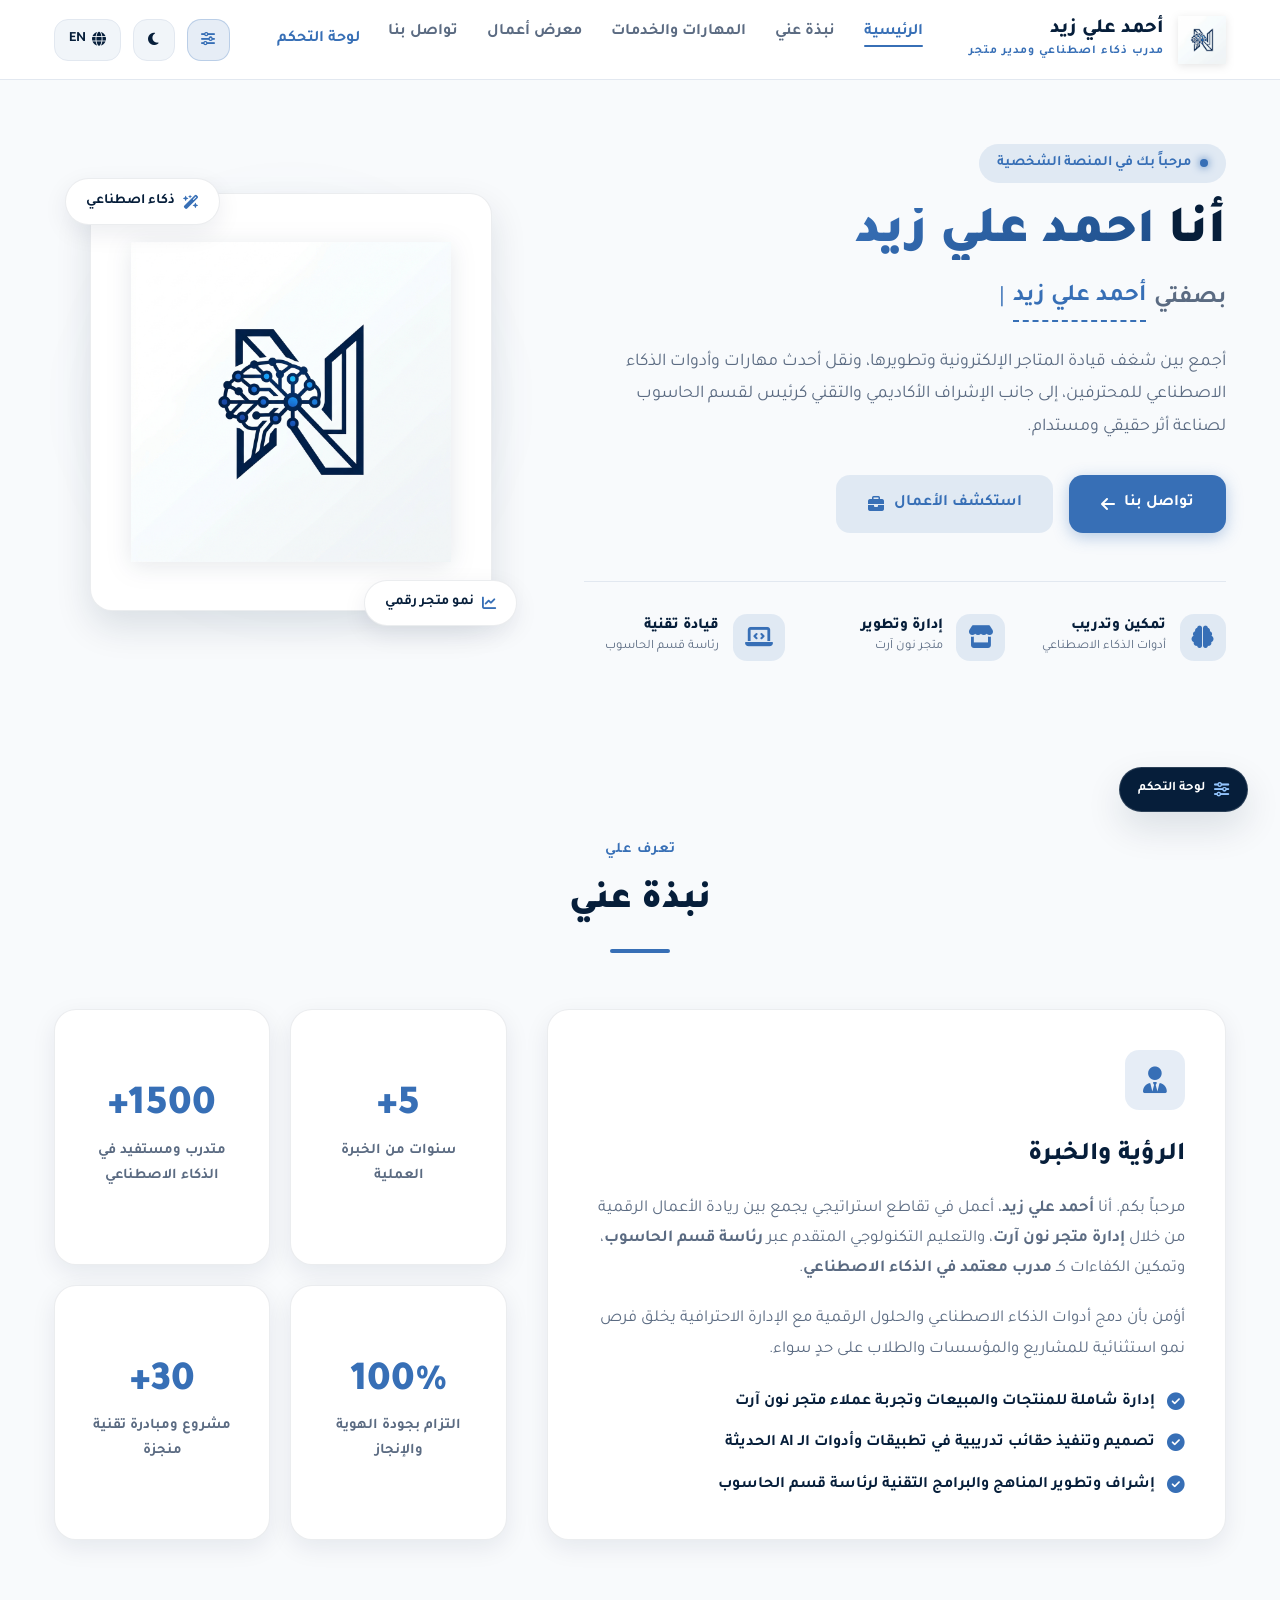
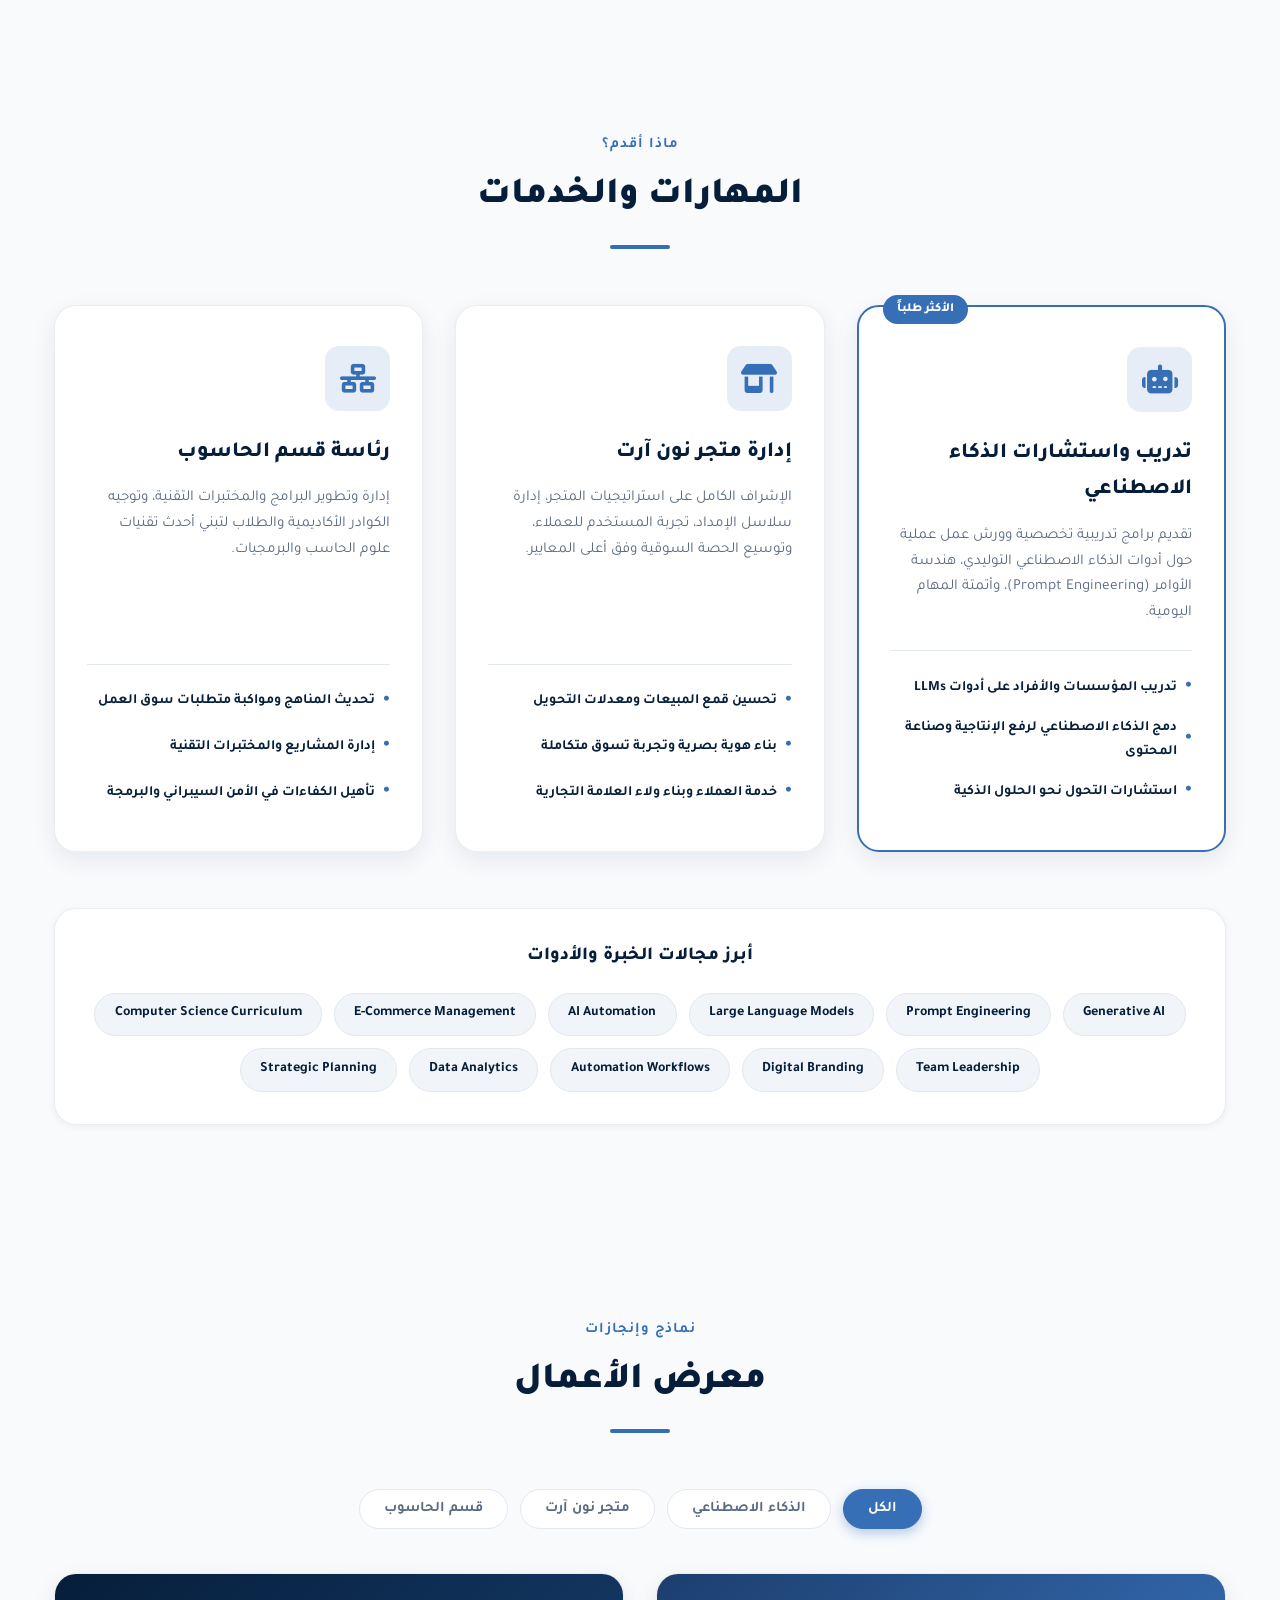
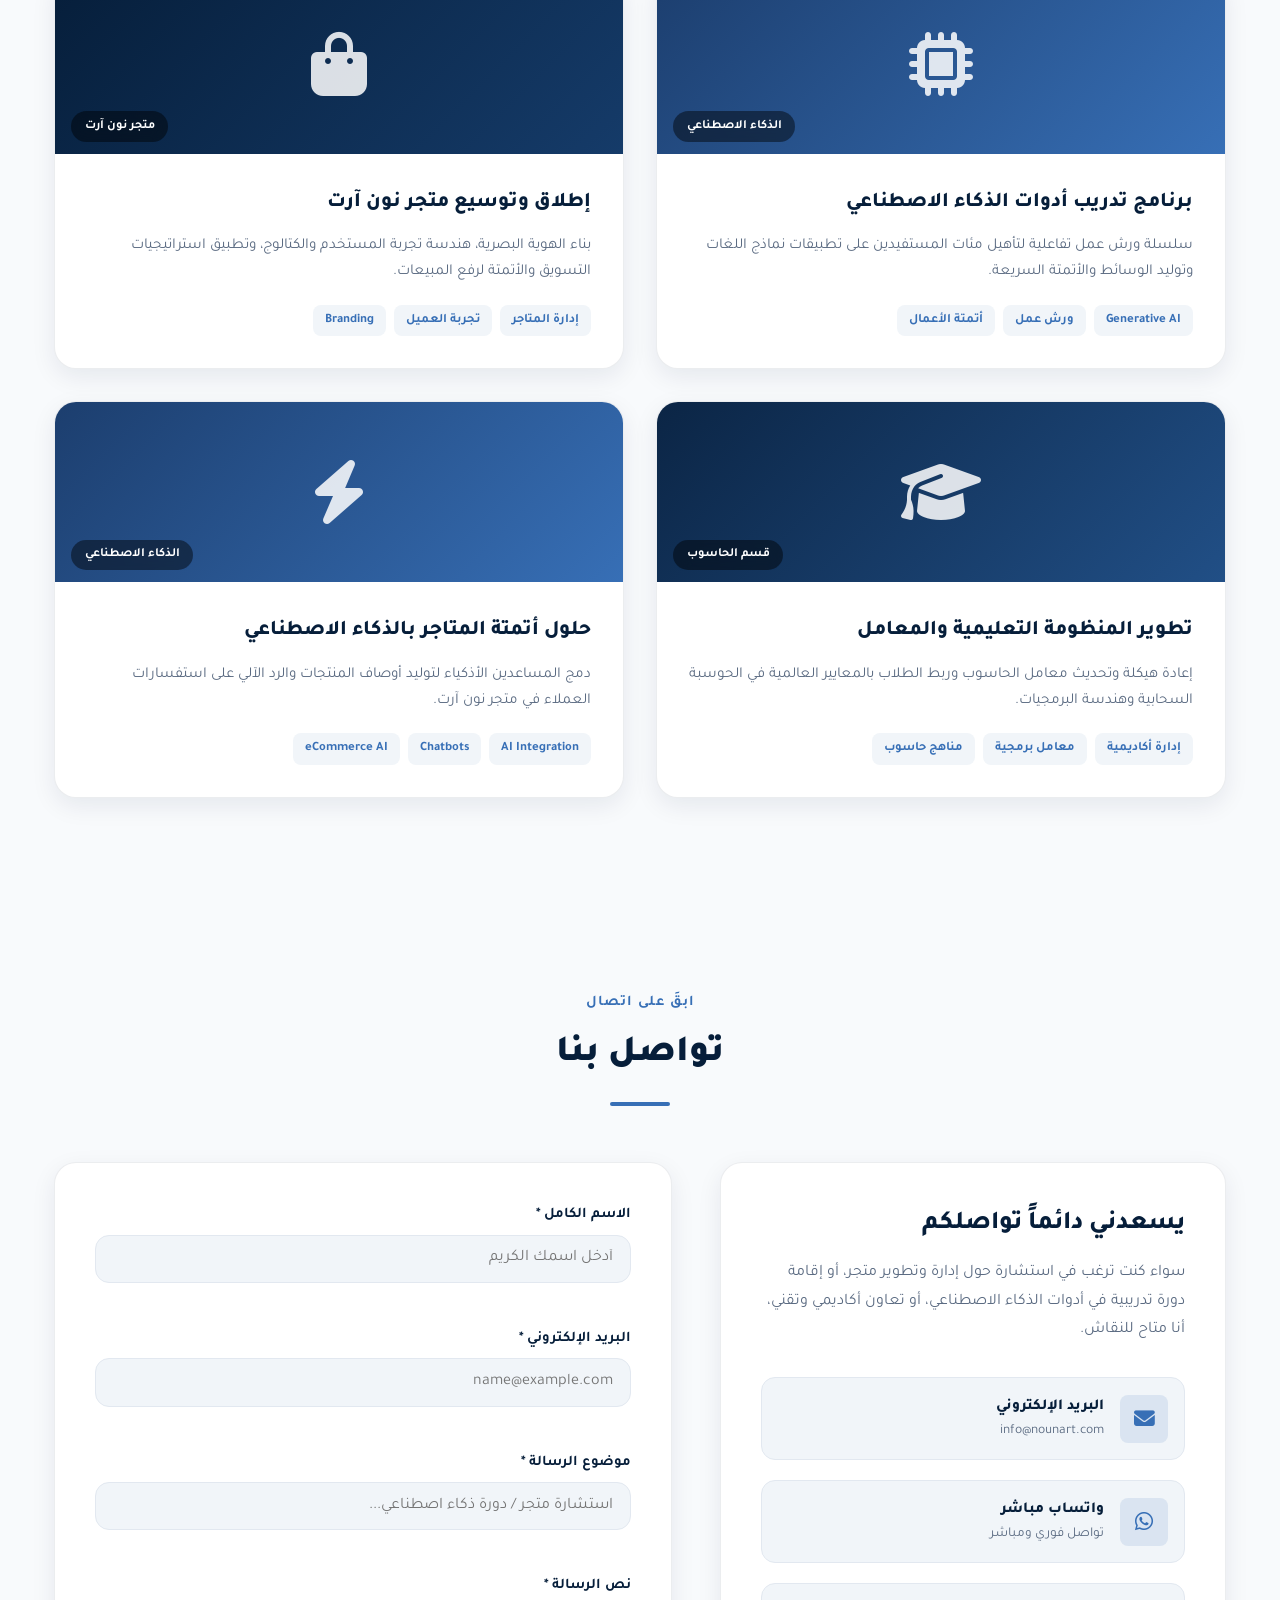
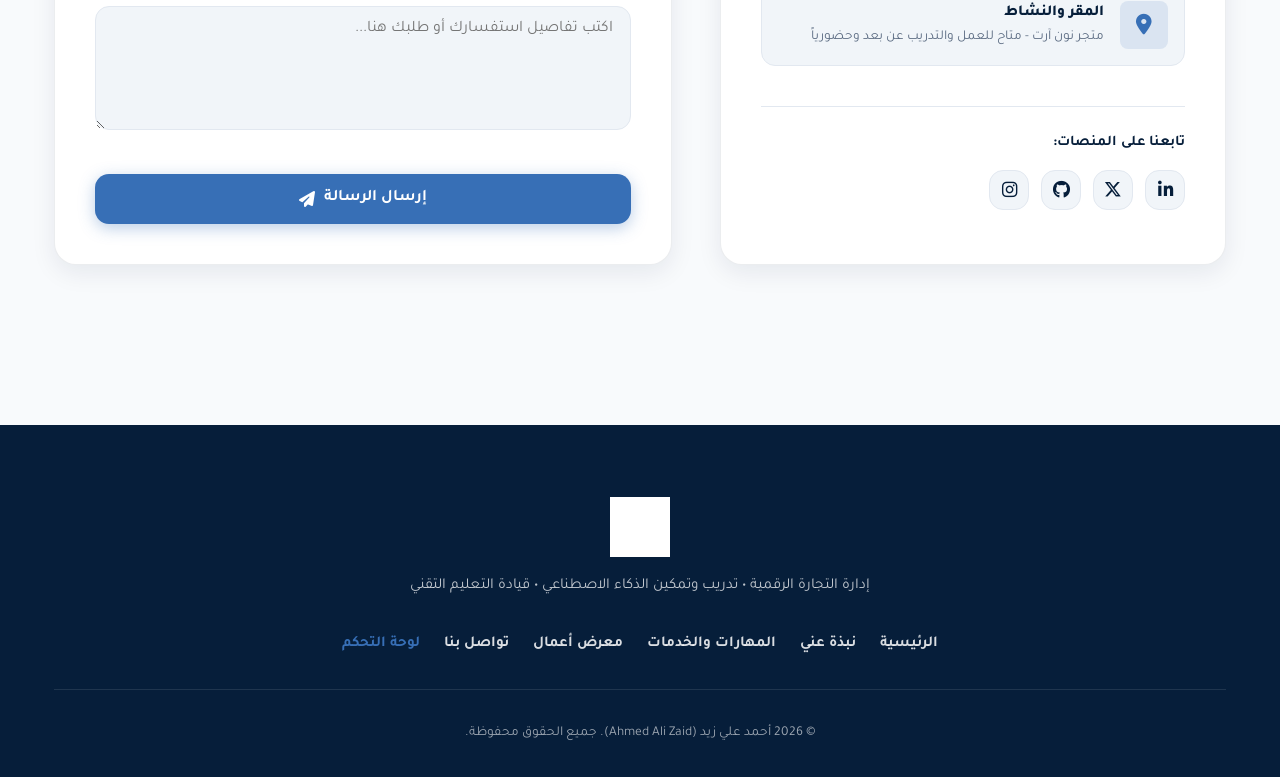
<file: index.html>
<!DOCTYPE html>
<html lang="ar" dir="rtl" data-theme="light">

<head>
    <meta charset="UTF-8">
    <meta name="viewport" content="width=device-width, initial-scale=1.0">
    <meta http-equiv="X-UA-Compatible" content="ie=edge">

    <!-- Primary Meta Tags -->
    <title data-i18n="meta_title">أحمد علي زيد | مدرب ذكاء اصطناعي - مدير متجر - رئيس قسم الحاسوب</title>
    <meta name="title" content="أحمد علي زيد | مدرب ذكاء اصطناعي - مدير متجر - رئيس قسم الحاسوب">
    <meta name="description"
        content="الموقع الشخصي الرسمي للمدرب أحمد علي زيد - مدرب ومستشار في الذكاء الاصطناعي، مدير متجر نون آرت، ورئيس قسم الحاسوب.">

    <!-- Google Fonts: Tajawal for Arabic, Outfit for English -->
    <link rel="preconnect" href="https://fonts.googleapis.com">
    <link rel="preconnect" href="https://fonts.gstatic.com" crossorigin>
    <link
        href="https://fonts.googleapis.com/css2?family=Outfit:wght@300;400;500;600;700;800&family=Tajawal:wght@300;400;500;700;800;900&display=swap"
        rel="stylesheet">

    <!-- Font Awesome Icons -->
    <link rel="stylesheet" href="https://cdnjs.cloudflare.com/ajax/libs/font-awesome/6.5.1/css/all.min.css">

    <!-- Custom CSS -->
    <link rel="stylesheet" href="css/style.css">
</head>

<body>

    <!-- Header & Navigation -->
    <header class="site-header" id="header">
        <div class="container header-container">
            <a href="#hero" class="brand-logo" aria-label="Ahmed Ali Zaid Homepage">
                <img src="assets/images/logo.png" alt="شعار أحمد علي زيد" class="logo-img">
                <div class="brand-text">
                    <span class="brand-title" data-i18n="brand_name">أحمد علي زيد</span>
                    <span class="brand-subtitle" data-i18n="brand_sub">Ahmed Ali Zaid</span>
                </div>
            </a>

            <!-- Navigation Menu -->
            <nav class="main-nav" id="mainNav">
                <ul class="nav-list">
                    <li><a href="#hero" class="nav-link active" data-i18n="nav_home">الرئيسية</a></li>
                    <li><a href="#about" class="nav-link" data-i18n="nav_about">نبذة عني</a></li>
                    <li><a href="#services" class="nav-link" data-i18n="nav_services">المهارات والخدمات</a></li>
                    <li><a href="#portfolio" class="nav-link" data-i18n="nav_portfolio">معرض أعمال</a></li>
                    <li><a href="#contact" class="nav-link" data-i18n="nav_contact">تواصل بنا</a></li>
                    <li>
                        <a href="admin.html" class="nav-link nav-admin-link" data-i18n="nav_admin" title="لوحة التحكم">
                            <i class="fa-solid fa-gauge-high"></i> لوحة التحكم
                        </a>
                    </li>
                </ul>
            </nav>

            <!-- Actions: Language, Theme & Admin Switchers -->
            <div class="header-actions">
                <!-- Admin Dashboard Quick Button -->
                <a href="admin.html" class="action-btn admin-quick-btn" id="headerAdminBtn" title="لوحة التحكم للتعديل والإضافة والحذف" aria-label="لوحة التحكم">
                    <i class="fa-solid fa-sliders"></i>
                </a>

                <!-- Theme Toggle Button -->
                <button class="action-btn theme-toggle" id="themeToggle" aria-label="Toggle Theme" title="تبديل الوضع">
                    <i class="fa-solid fa-moon theme-icon"></i>
                </button>

                <!-- Language Toggle Button -->
                <button class="action-btn lang-toggle" id="langToggle" aria-label="Switch Language"
                    title="Change Language">
                    <i class="fa-solid fa-globe"></i>
                    <span class="lang-text" id="langText">EN</span>
                </button>

                <!-- Mobile Menu Hamburger -->
                <button class="mobile-toggle" id="mobileMenuBtn" aria-label="Toggle Menu">
                    <span class="bar"></span>
                    <span class="bar"></span>
                    <span class="bar"></span>
                </button>
            </div>
        </div>
    </header>

    <!-- Main Content -->
    <main>
        <!-- Hero Section -->
        <section class="hero-section" id="hero">
            <div class="container hero-container">
                <div class="hero-content">
                    <div class="hero-badge">
                        <span class="badge-dot"></span>
                        <span data-i18n="hero_badge">مرحباً بك في المنصة الشخصية</span>
                    </div>
                    <h1 class="hero-title">
                        <span data-i18n="hero_greeting">أنا</span>
                        <span class="highlight-text" data-i18n="hero_name">أحمد علي زيد</span>
                    </h1>

                    <!-- Dynamic Typewriter Text -->
                    <div class="typewriter-box">
                        <span class="typewriter-prefix" data-i18n="hero_role_prefix">بصفتي</span>
                        <span class="typewriter-text" id="typewriter"></span>
                        <span class="typewriter-cursor">|</span>
                    </div>

                    <p class="hero-description" data-i18n="hero_desc">
                        أجمع بين شغف قيادة المتاجر الإلكترونية وتطويرها، ونقل أحدث مهارات وأدوات الذكاء الاصطناعي
                        للمحترفين، إلى جانب الإشراف الأكاديمي والتقني كرئيس لقسم الحاسوب لصناعة أثر حقيقي ومستدام.
                    </p>

                    <div class="hero-buttons">
                        <a href="#contact" class="btn btn-primary">
                            <span data-i18n="btn_contact">تواصل بنا</span>
                            <i class="fa-solid fa-arrow-left btn-icon"></i>
                        </a>
                        <a href="#portfolio" class="btn btn-secondary">
                            <span data-i18n="btn_work">استكشف الأعمال</span>
                            <i class="fa-solid fa-briefcase"></i>
                        </a>
                    </div>

                    <!-- Quick Highlights (Injected Dynamically from Store) -->
                    <div class="hero-highlights" id="heroHighlights">
                        <!-- Dynamic Highlights -->
                    </div>
                </div>

                <!-- Hero Visual Graphic -->
                <div class="hero-visual">
                    <div class="visual-glow"></div>
                    <div class="logo-card-wrapper">
                        <div class="logo-showcase-card">
                            <img src="assets/images/logo.png" alt="شعار أحمد علي زيد" class="visual-logo">
                            <div class="card-glow-edge"></div>
                        </div>
                        <!-- Floating Badge 1 -->
                        <div class="floating-badge badge-top-right">
                            <i class="fa-solid fa-wand-magic-sparkles"></i>
                            <span data-i18n="badge_ai">ذكاء اصطناعي</span>
                        </div>
                        <!-- Floating Badge 2 -->
                        <div class="floating-badge badge-bottom-left">
                            <i class="fa-solid fa-chart-line"></i>
                            <span data-i18n="badge_growth">نمو متجر رقمي</span>
                        </div>
                    </div>
                </div>
            </div>
        </section>

        <!-- About Me Section -->
        <section class="section about-section" id="about">
            <div class="container">
                <div class="section-header">
                    <span class="section-tag" data-i18n="tag_about">تعرف علي</span>
                    <h2 class="section-title" data-i18n="title_about">نبذة عني</h2>
                    <div class="section-line"></div>
                </div>

                <div class="about-grid">
                    <div class="about-card">
                        <div class="about-icon-box">
                            <i class="fa-solid fa-user-tie"></i>
                        </div>
                        <h3 data-i18n="about_heading">الرؤية والخبرة</h3>
                        <p class="about-text" data-i18n="about_p1">
                            مرحباً بكم. أنا <strong>أحمد علي زيد</strong>، أعمل في تقاطع استراتيجي يجمع بين ريادة الأعمال الرقمية من خلال <strong>إدارة
                                متجر نون آرت</strong>، والتعليم التكنولوجي المتقدم عبر <strong>رئاسة قسم
                                الحاسوب</strong>، وتمكين الكفاءات كـ <strong>مدرب معتمد في الذكاء الاصطناعي</strong>.
                        </p>
                        <p class="about-text" data-i18n="about_p2">
                            أؤمن بأن دمج أدوات الذكاء الاصطناعي والحلول الرقمية مع الإدارة الاحترافية يخلق فرص نمو
                            استثنائية للمشاريع والمؤسسات والطلاب على حدٍ سواء.
                        </p>

                        <!-- Checklist (Injected Dynamically from Store) -->
                        <div class="about-checklist" id="aboutChecklist">
                            <!-- Dynamic Checklist -->
                        </div>
                    </div>

                    <!-- Statistics / Impact Counters (Injected Dynamically from Store) -->
                    <div class="stats-column" id="statsColumn">
                        <!-- Dynamic Counters -->
                    </div>
                </div>
            </div>
        </section>

        <!-- Skills & Services Section -->
        <section class="section services-section" id="services">
            <div class="container">
                <div class="section-header">
                    <span class="section-tag" data-i18n="tag_services">ماذا أقدم؟</span>
                    <h2 class="section-title" data-i18n="title_services">المهارات والخدمات</h2>
                    <div class="section-line"></div>
                </div>

                <!-- Services Grid (Injected Dynamically from Store) -->
                <div class="services-grid" id="servicesGrid">
                    <!-- Dynamic Services -->
                </div>

                <!-- Skills Tags Cloud (Injected Dynamically from Store) -->
                <div class="skills-cloud-box">
                    <h4 class="skills-cloud-title" data-i18n="skills_cloud_title">أبرز مجالات الخبرة والأدوات</h4>
                    <div class="tags-container" id="skillsTagsContainer">
                        <!-- Dynamic Skill Tags -->
                    </div>
                </div>
            </div>
        </section>

        <!-- Portfolio Section -->
        <section class="section portfolio-section" id="portfolio">
            <div class="container">
                <div class="section-header">
                    <span class="section-tag" data-i18n="tag_portfolio">نماذج وإنجازات</span>
                    <h2 class="section-title" data-i18n="title_portfolio">معرض الأعمال</h2>
                    <div class="section-line"></div>
                </div>

                <!-- Filter Controls (Injected Dynamically from Store) -->
                <div class="portfolio-filters" id="portfolioFilters">
                    <!-- Dynamic Filter Buttons -->
                </div>

                <!-- Portfolio Grid (Injected Dynamically from Store) -->
                <div class="portfolio-grid" id="portfolioGrid">
                    <!-- Dynamic Projects -->
                </div>
            </div>
        </section>

        <!-- Contact Section -->
        <section class="section contact-section" id="contact">
            <div class="container">
                <div class="section-header">
                    <span class="section-tag" data-i18n="tag_contact">ابقَ على اتصال</span>
                    <h2 class="section-title" data-i18n="title_contact">تواصل بنا</h2>
                    <div class="section-line"></div>
                </div>

                <div class="contact-grid">
                    <!-- Contact Information Column -->
                    <div class="contact-info-panel">
                        <h3 class="contact-info-heading" data-i18n="contact_heading">يسعدني دائماً تواصلكم</h3>
                        <p class="contact-info-desc" data-i18n="contact_p">
                            سواء كنت ترغب في استشارة حول إدارة وتطوير متجر، أو إقامة دورة تدريبية في أدوات الذكاء
                            الاصطناعي، أو تعاون أكاديمي وتقني، أنا متاح للنقاش.
                        </p>

                        <div class="contact-cards-list">
                            <a href="mailto:info@nounart.com" id="contactEmailLink" class="contact-info-card">
                                <div class="contact-icon"><i class="fa-solid fa-envelope"></i></div>
                                <div>
                                    <h4 data-i18n="c_email_title">البريد الإلكتروني</h4>
                                    <p id="contactEmailText">info@nounart.com</p>
                                </div>
                            </a>

                            <a href="https://wa.me/" id="contactWaLink" target="_blank" rel="noopener noreferrer"
                                class="contact-info-card">
                                <div class="contact-icon"><i class="fa-brands fa-whatsapp"></i></div>
                                <div>
                                    <h4 data-i18n="c_wa_title">واتساب مباشر</h4>
                                    <p id="contactWaText" data-i18n="c_wa_desc">تواصل فوري ومباشر</p>
                                </div>
                            </a>

                            <div class="contact-info-card">
                                <div class="contact-icon"><i class="fa-solid fa-location-dot"></i></div>
                                <div>
                                    <h4 data-i18n="c_location_title">المقر والنشاط</h4>
                                    <p id="contactLocationText" data-i18n="c_location_desc">متجر نون آرت - متاح للعمل والتدريب عن بعد وحضورياً
                                    </p>
                                </div>
                            </div>
                        </div>

                        <!-- Social Media Links -->
                        <div class="social-links-box">
                            <span class="social-label" data-i18n="social_follow">تابعنا على المنصات:</span>
                            <div class="social-icons" id="socialIcons">
                                <!-- Dynamic Social Icons -->
                            </div>
                        </div>
                    </div>

                    <!-- Contact Form -->
                    <div class="contact-form-panel">
                        <form id="contactForm" class="contact-form" novalidate>
                            <div class="form-group">
                                <label for="senderName" data-i18n="form_name">الاسم الكامل *</label>
                                <input type="text" id="senderName" name="name" required placeholder="أدخل اسمك الكريم"
                                    data-i18n-ph="form_name_ph">
                                <span class="error-msg" id="nameError"></span>
                            </div>

                            <div class="form-group">
                                <label for="senderEmail" data-i18n="form_email">البريد الإلكتروني *</label>
                                <input type="email" id="senderEmail" name="email" required
                                    placeholder="name@example.com" data-i18n-ph="form_email_ph">
                                <span class="error-msg" id="emailError"></span>
                            </div>

                            <div class="form-group">
                                <label for="senderSubject" data-i18n="form_subject">موضوع الرسالة *</label>
                                <input type="text" id="senderSubject" name="subject" required
                                    placeholder="استشارة متجر / دورة ذكاء اصطناعي..." data-i18n-ph="form_subject_ph">
                                <span class="error-msg" id="subjectError"></span>
                            </div>

                            <div class="form-group">
                                <label for="senderMessage" data-i18n="form_message">نص الرسالة *</label>
                                <textarea id="senderMessage" name="message" rows="5" required
                                    placeholder="اكتب تفاصيل استفسارك أو طلبك هنا..."
                                    data-i18n-ph="form_message_ph"></textarea>
                                <span class="error-msg" id="messageError"></span>
                            </div>

                            <button type="submit" class="btn btn-primary btn-block" id="submitBtn">
                                <span data-i18n="form_submit">إرسال الرسالة</span>
                                <i class="fa-solid fa-paper-plane"></i>
                            </button>

                            <div class="form-alert" id="formAlert"></div>
                        </form>
                    </div>
                </div>
            </div>
        </section>
    </main>

    <!-- Footer -->
    <footer class="site-footer">
        <div class="container footer-container">
            <div class="footer-brand">
                <img src="assets/images/logo.png" alt="شعار أحمد علي زيد" class="footer-logo">
                <p class="footer-desc" data-i18n="footer_bio">
                    إدارة التجارة الرقمية • تدريب وتمكين الذكاء الاصطناعي • قيادة التعليم التقني
                </p>
            </div>

            <div class="footer-nav">
                <a href="#hero" data-i18n="nav_home">الرئيسية</a>
                <a href="#about" data-i18n="nav_about">نبذة عني</a>
                <a href="#services" data-i18n="nav_services">المهارات والخدمات</a>
                <a href="#portfolio" data-i18n="nav_portfolio">معرض أعمال</a>
                <a href="#contact" data-i18n="nav_contact">تواصل بنا</a>
                <a href="admin.html" data-i18n="nav_admin" style="color:var(--color-accent); font-weight:700;"><i class="fa-solid fa-gauge-high"></i> لوحة التحكم</a>
            </div>

            <div class="footer-bottom">
                <p>&copy; <span id="currentYear"></span> <span data-i18n="footer_name">أحمد علي زيد</span> (Ahmed Ali Zaid). <span
                        data-i18n="rights_reserved">جميع الحقوق محفوظة.</span></p>
            </div>
        </div>
    </footer>

    <!-- Floating Quick Admin Launcher -->
    <a href="admin.html" class="floating-admin-launcher" title="لوحة التحكم للتعديل والإضافة والحذف">
        <i class="fa-solid fa-sliders"></i>
        <span data-i18n="floating_admin">لوحة التحكم</span>
    </a>

    <!-- Back to Top Button -->
    <button class="back-to-top" id="backToTop" aria-label="Back to Top">
        <i class="fa-solid fa-arrow-up"></i>
    </button>

    <!-- Scripts: Store first, then Main interactive logic -->
    <script src="js/store.js"></script>
    <script src="js/main.js"></script>
</body>

</html>
</file>
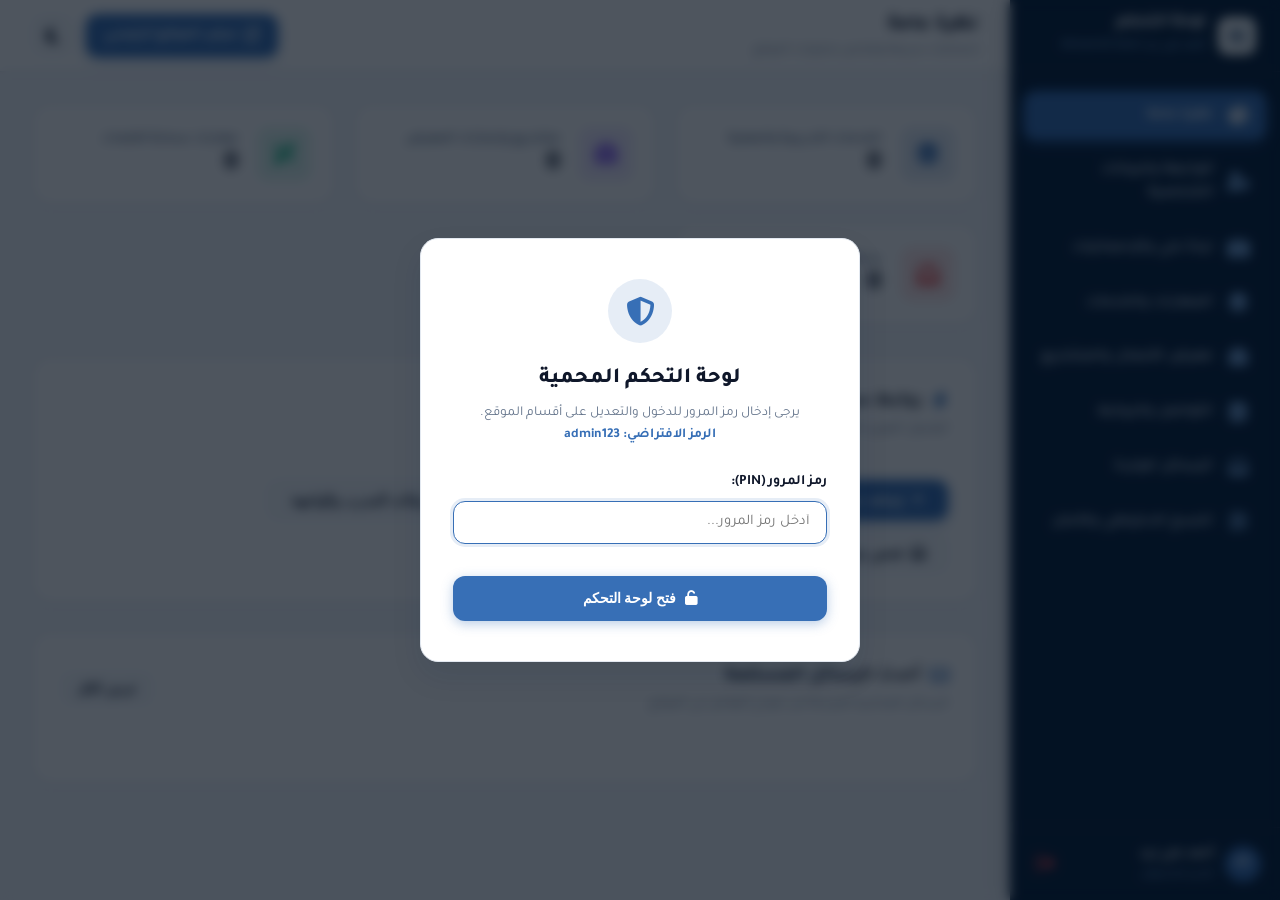
<file: admin.html>
<!DOCTYPE html>
<html lang="ar" dir="rtl" data-theme="light">

<head>
    <meta charset="UTF-8">
    <meta name="viewport" content="width=device-width, initial-scale=1.0">
    <meta http-equiv="X-UA-Compatible" content="ie=edge">
    <title>لوحة التحكم | أحمد علي زيد - إدارة وتحديث الموقع</title>

    <!-- Google Fonts: Tajawal for Arabic, Outfit for English -->
    <link rel="preconnect" href="https://fonts.googleapis.com">
    <link rel="preconnect" href="https://fonts.gstatic.com" crossorigin>
    <link
        href="https://fonts.googleapis.com/css2?family=Outfit:wght@300;400;500;600;700;800&family=Tajawal:wght@300;400;500;700;800;900&display=swap"
        rel="stylesheet">

    <!-- Font Awesome Icons -->
    <link rel="stylesheet" href="https://cdnjs.cloudflare.com/ajax/libs/font-awesome/6.5.1/css/all.min.css">

    <!-- Admin Stylesheet -->
    <link rel="stylesheet" href="css/admin.css">
</head>

<body>
    <div class="admin-wrapper">
        <!-- Sidebar Navigation -->
        <aside class="admin-sidebar" id="adminSidebar">
            <div class="sidebar-header">
                <img src="assets/images/logo.png" alt="شعار أحمد علي زيد" class="sidebar-logo">
                <div class="sidebar-brand-text">
                    <h2>لوحة التحكم</h2>
                    <span>أحمد علي زيد | Ahmed Ali Zaid</span>
                </div>
            </div>

            <ul class="sidebar-menu">
                <li>
                    <a class="menu-item-link active" data-tab="overview">
                        <i class="fa-solid fa-chart-pie"></i>
                        <span>نظرة عامة</span>
                    </a>
                </li>
                <li>
                    <a class="menu-item-link" data-tab="profile">
                        <i class="fa-solid fa-user-gear"></i>
                        <span>الواجهة والبيانات الشخصية</span>
                    </a>
                </li>
                <li>
                    <a class="menu-item-link" data-tab="about">
                        <i class="fa-solid fa-id-card-clip"></i>
                        <span>نبذة عني والإحصائيات</span>
                    </a>
                </li>
                <li>
                    <a class="menu-item-link" data-tab="services">
                        <i class="fa-solid fa-layer-group"></i>
                        <span>المهارات والخدمات</span>
                    </a>
                </li>
                <li>
                    <a class="menu-item-link" data-tab="portfolio">
                        <i class="fa-solid fa-briefcase"></i>
                        <span>معرض الأعمال والمشاريع</span>
                    </a>
                </li>
                <li>
                    <a class="menu-item-link" data-tab="contact">
                        <i class="fa-solid fa-address-book"></i>
                        <span>التواصل والروابط</span>
                    </a>
                </li>
                <li>
                    <a class="menu-item-link" data-tab="messages">
                        <i class="fa-solid fa-inbox"></i>
                        <span>الرسائل الواردة</span>
                        <span class="menu-badge" id="unreadMessagesBadge" style="display:none;">0</span>
                    </a>
                </li>
                <li>
                    <a class="menu-item-link" data-tab="settings">
                        <i class="fa-solid fa-sliders"></i>
                        <span>النسخ الاحتياطي والأمان</span>
                    </a>
                </li>
            </ul>

            <div class="sidebar-footer">
                <div class="admin-user-info">
                    <div class="user-avatar-badge">AZ</div>
                    <div class="user-details">
                        <h4>أحمد علي زيد</h4>
                        <p>المدير المسؤول</p>
                    </div>
                </div>
                <button type="button" class="btn-logout" id="logoutBtn" title="تسجيل الخروج">
                    <i class="fa-solid fa-right-from-bracket"></i>
                </button>
            </div>
        </aside>

        <!-- Main Wrapper -->
        <div class="admin-main">
            <!-- Topbar Header -->
            <header class="admin-topbar">
                <div class="topbar-left">
                    <button type="button" class="mobile-menu-trigger" id="mobileMenuTrigger" aria-label="Toggle Menu">
                        <i class="fa-solid fa-bars"></i>
                    </button>
                    <div class="page-breadcrumb">
                        <h1 id="admPageTitle">نظرة عامة</h1>
                        <p id="admPageSubtitle">إحصائيات سريعة وملخص محتويات الموقع</p>
                    </div>
                </div>

                <div class="topbar-actions">
                    <a href="index.html" class="btn-topbar btn-live-site" target="_blank">
                        <i class="fa-solid fa-arrow-up-right-from-square"></i>
                        <span>عرض الموقع الرئيسي</span>
                    </a>
                    <button type="button" class="theme-toggle-adm" id="admThemeToggle" title="تبديل الوضع الليلي / النهاري">
                        <i class="fa-solid fa-moon"></i>
                    </button>
                </div>
            </header>

            <!-- Content Area -->
            <main class="admin-content">

                <!-- ================= TAB 1: OVERVIEW ================= -->
                <section class="tab-pane active" id="tab-overview">
                    <div class="stats-overview-grid">
                        <div class="overview-stat-box">
                            <div class="stat-box-icon blue">
                                <i class="fa-solid fa-layer-group"></i>
                            </div>
                            <div class="stat-box-info">
                                <h4>الخدمات التدريبية والمهنية</h4>
                                <div class="stat-number-adm" id="statCountServices">0</div>
                            </div>
                        </div>

                        <div class="overview-stat-box">
                            <div class="stat-box-icon purple">
                                <i class="fa-solid fa-briefcase"></i>
                            </div>
                            <div class="stat-box-info">
                                <h4>مشاريع وإنجازات المعرض</h4>
                                <div class="stat-number-adm" id="statCountProjects">0</div>
                            </div>
                        </div>

                        <div class="overview-stat-box">
                            <div class="stat-box-icon green">
                                <i class="fa-solid fa-wand-magic-sparkles"></i>
                            </div>
                            <div class="stat-box-info">
                                <h4>مهارات سحابة الكلمات</h4>
                                <div class="stat-number-adm" id="statCountSkills">0</div>
                            </div>
                        </div>

                        <div class="overview-stat-box">
                            <div class="stat-box-icon red">
                                <i class="fa-solid fa-envelope-open-text"></i>
                            </div>
                            <div class="stat-box-info">
                                <h4>رسائل التواصل الواردة</h4>
                                <div class="stat-number-adm" id="statCountMessages">0</div>
                            </div>
                        </div>
                    </div>

                    <!-- Quick Shortcuts and Recent Info -->
                    <div class="adm-card">
                        <div class="card-header-flex">
                            <div class="card-title-group">
                                <h3><i class="fa-solid fa-bolt"></i> روابط سريعة للتحكم المباشر</h3>
                                <p>الوصول الفوري لتعديل وتحديث محتويات أقسام الموقع</p>
                            </div>
                        </div>
                        <div style="display:flex; flex-wrap:wrap; gap:0.8rem;">
                            <button type="button" class="btn-adm btn-adm-primary" onclick="openAddServiceModal()">
                                <i class="fa-solid fa-plus"></i> إضافة خدمة جديدة
                            </button>
                            <button type="button" class="btn-adm btn-adm-secondary" onclick="openAddProjectModal()">
                                <i class="fa-solid fa-plus"></i> إضافة مشروع جديد للمعرض
                            </button>
                            <button type="button" class="btn-adm btn-adm-secondary" onclick="document.querySelector('[data-tab=profile]').click()">
                                <i class="fa-solid fa-user-pen"></i> تعديل بيانات المدرب والواجهة
                            </button>
                            <button type="button" class="btn-adm btn-adm-secondary" onclick="document.querySelector('[data-tab=messages]').click()">
                                <i class="fa-solid fa-inbox"></i> فحص صندوق الرسائل
                            </button>
                        </div>
                    </div>

                    <!-- Recent Messages Preview -->
                    <div class="adm-card">
                        <div class="card-header-flex">
                            <div class="card-title-group">
                                <h3><i class="fa-regular fa-envelope"></i> أحدث الرسائل المستلمة</h3>
                                <p>الرسائل المباشرة المرسلة من نموذج التواصل في الموقع</p>
                            </div>
                            <button type="button" class="btn-adm btn-adm-secondary btn-adm-sm" onclick="document.querySelector('[data-tab=messages]').click()">
                                عرض الكل
                            </button>
                        </div>
                        <div id="overviewRecentMessages">
                            <!-- Injected dynamically -->
                        </div>
                    </div>
                </section>

                <!-- ================= TAB 2: PROFILE & HERO ================= -->
                <section class="tab-pane" id="tab-profile">
                    <form id="saveProfileForm">
                        <div class="adm-card">
                            <div class="card-header-flex">
                                <div class="card-title-group">
                                    <h3><i class="fa-solid fa-user-tag"></i> اسم المدرب والهوية البصرية</h3>
                                    <p>الاسم الرسمي للمدرب بالعربية والإنجليزية والمسميات التي تظهر في رأس الصفحة والواجهة</p>
                                </div>
                            </div>

                            <div class="form-row-2">
                                <div class="adm-form-group">
                                    <label class="adm-label" for="profNameAr">
                                        <span class="badge-lang">AR</span> اسم المدرب بالعربية <span class="req">*</span>
                                    </label>
                                    <input type="text" id="profNameAr" class="adm-input" required placeholder="أحمد علي زيد">
                                </div>
                                <div class="adm-form-group">
                                    <label class="adm-label" for="profNameEn">
                                        <span class="badge-lang">EN</span> اسم المدرب بالإنجليزية <span class="req">*</span>
                                    </label>
                                    <input type="text" id="profNameEn" class="adm-input" required placeholder="Ahmed Ali Zaid">
                                </div>
                            </div>

                            <div class="form-row-2">
                                <div class="adm-form-group">
                                    <label class="adm-label" for="profBrandSubAr">
                                        <span class="badge-lang">AR</span> العنوان الفرعي أسفل الشعار
                                    </label>
                                    <input type="text" id="profBrandSubAr" class="adm-input" placeholder="مدرب ذكاء اصطناعي ومدير متجر">
                                </div>
                                <div class="adm-form-group">
                                    <label class="adm-label" for="profBrandSubEn">
                                        <span class="badge-lang">EN</span> العنوان الفرعي بالإنجليزية
                                    </label>
                                    <input type="text" id="profBrandSubEn" class="adm-input" placeholder="AI Trainer & Store Manager">
                                </div>
                            </div>

                            <div class="form-row-2">
                                <div class="adm-form-group">
                                    <label class="adm-label" for="profBadgeAr">
                                        <span class="badge-lang">AR</span> شارة الترحيب العلوية (Hero Badge)
                                    </label>
                                    <input type="text" id="profBadgeAr" class="adm-input" placeholder="مرحباً بك في المنصة الشخصية">
                                </div>
                                <div class="adm-form-group">
                                    <label class="adm-label" for="profBadgeEn">
                                        <span class="badge-lang">EN</span> شارة الترحيب بالإنجليزية
                                    </label>
                                    <input type="text" id="profBadgeEn" class="adm-input" placeholder="Welcome to my personal portfolio">
                                </div>
                            </div>

                            <div class="form-row-2">
                                <div class="adm-form-group">
                                    <label class="adm-label" for="profHeroDescAr">
                                        <span class="badge-lang">AR</span> النبذة التعريفية الرئيسية في الواجهة
                                    </label>
                                    <textarea id="profHeroDescAr" class="adm-textarea" rows="4"></textarea>
                                </div>
                                <div class="adm-form-group">
                                    <label class="adm-label" for="profHeroDescEn">
                                        <span class="badge-lang">EN</span> النبذة التعريفية الرئيسية بالإنجليزية
                                    </label>
                                    <textarea id="profHeroDescEn" class="adm-textarea" rows="4"></textarea>
                                </div>
                            </div>

                            <div class="form-actions-bar">
                                <button type="submit" class="btn-adm btn-adm-primary">
                                    <i class="fa-solid fa-floppy-disk"></i> حفظ تعديلات الواجهة
                                </button>
                            </div>
                        </div>
                    </form>

                    <!-- Typewriter Roles Management -->
                    <div class="adm-card">
                        <div class="card-header-flex">
                            <div class="card-title-group">
                                <h3><i class="fa-solid fa-i-cursor"></i> المسميات الوظيفية المتحركة (Typewriter Effect)</h3>
                                <p>المسميات التي تتبدل تلقائياً بتأثير الآلة الكاتبة في واجهة الموقع</p>
                            </div>
                        </div>

                        <div class="interactive-items-list" id="typewriterRolesList">
                            <!-- Injected dynamically -->
                        </div>

                        <div style="background:var(--adm-bg-subtle); padding:1rem; border-radius:var(--adm-radius-md); border:1px solid var(--adm-border);">
                            <h4 style="font-size:0.9rem; margin-bottom:0.75rem; color:var(--adm-text-main);">
                                <i class="fa-solid fa-plus-circle" style="color:var(--adm-accent);"></i> إضافة مسمى وظيفي جديد
                            </h4>
                            <div class="form-row-2" style="margin-bottom:0.7rem;">
                                <input type="text" id="newRoleAr" class="adm-input" placeholder="المسمى بالعربية (مثال: مدرب ذكاء اصطناعي)">
                                <input type="text" id="newRoleEn" class="adm-input" placeholder="المسمى بالإنجليزية (مثال: AI Trainer & Consultant)">
                            </div>
                            <button type="button" class="btn-adm btn-adm-secondary btn-adm-sm" id="addRoleBtn">
                                <i class="fa-solid fa-plus"></i> إضافة المسمى
                            </button>
                        </div>
                    </div>
                </section>

                <!-- ================= TAB 3: ABOUT & STATS ================= -->
                <section class="tab-pane" id="tab-about">
                    <form id="saveAboutForm">
                        <div class="adm-card">
                            <div class="card-header-flex">
                                <div class="card-title-group">
                                    <h3><i class="fa-solid fa-circle-info"></i> قسم نبذة عني (About Me)</h3>
                                    <p>العناوين والنصوص التعريفية في قسم نبذة عن المدرب أحمد علي زيد</p>
                                </div>
                            </div>

                            <div class="form-row-2">
                                <div class="adm-form-group">
                                    <label class="adm-label" for="aboutTagAr"><span class="badge-lang">AR</span> وسم القسم (Section Tag)</label>
                                    <input type="text" id="aboutTagAr" class="adm-input" placeholder="تعرف علي">
                                </div>
                                <div class="adm-form-group">
                                    <label class="adm-label" for="aboutTagEn"><span class="badge-lang">EN</span> وسم القسم بالإنجليزية</label>
                                    <input type="text" id="aboutTagEn" class="adm-input" placeholder="Discover My Journey">
                                </div>
                            </div>

                            <div class="form-row-2">
                                <div class="adm-form-group">
                                    <label class="adm-label" for="aboutTitleAr"><span class="badge-lang">AR</span> عنوان القسم الرئيسي</label>
                                    <input type="text" id="aboutTitleAr" class="adm-input" placeholder="نبذة عني">
                                </div>
                                <div class="adm-form-group">
                                    <label class="adm-label" for="aboutTitleEn"><span class="badge-lang">EN</span> عنوان القسم بالإنجليزية</label>
                                    <input type="text" id="aboutTitleEn" class="adm-input" placeholder="About Me">
                                </div>
                            </div>

                            <div class="form-row-2">
                                <div class="adm-form-group">
                                    <label class="adm-label" for="aboutHeadingAr"><span class="badge-lang">AR</span> عنوان بطاقة الخبرة والرؤية</label>
                                    <input type="text" id="aboutHeadingAr" class="adm-input" placeholder="الرؤية والخبرة">
                                </div>
                                <div class="adm-form-group">
                                    <label class="adm-label" for="aboutHeadingEn"><span class="badge-lang">EN</span> عنوان البطاقة بالإنجليزية</label>
                                    <input type="text" id="aboutHeadingEn" class="adm-input" placeholder="Vision & Leadership">
                                </div>
                            </div>

                            <div class="form-row-2">
                                <div class="adm-form-group">
                                    <label class="adm-label" for="aboutP1Ar"><span class="badge-lang">AR</span> الفقرة التعريفية الأولى</label>
                                    <textarea id="aboutP1Ar" class="adm-textarea" rows="4"></textarea>
                                </div>
                                <div class="adm-form-group">
                                    <label class="adm-label" for="aboutP1En"><span class="badge-lang">EN</span> الفقرة الأولى بالإنجليزية</label>
                                    <textarea id="aboutP1En" class="adm-textarea" rows="4"></textarea>
                                </div>
                            </div>

                            <div class="form-row-2">
                                <div class="adm-form-group">
                                    <label class="adm-label" for="aboutP2Ar"><span class="badge-lang">AR</span> الفقرة التعريفية الثانية</label>
                                    <textarea id="aboutP2Ar" class="adm-textarea" rows="3"></textarea>
                                </div>
                                <div class="adm-form-group">
                                    <label class="adm-label" for="aboutP2En"><span class="badge-lang">EN</span> الفقرة الثانية بالإنجليزية</label>
                                    <textarea id="aboutP2En" class="adm-textarea" rows="3"></textarea>
                                </div>
                            </div>

                            <div class="form-actions-bar">
                                <button type="submit" class="btn-adm btn-adm-primary">
                                    <i class="fa-solid fa-floppy-disk"></i> حفظ نصوص النبذة
                                </button>
                            </div>
                        </div>
                    </form>

                    <!-- Checklist Items Management -->
                    <div class="adm-card">
                        <div class="card-header-flex">
                            <div class="card-title-group">
                                <h3><i class="fa-solid fa-list-check"></i> نقاط التميز والمهام (Checklist Items)</h3>
                                <p>إضافة وحذف النقاط المرجعية في بطاقة النبذة الشخصية</p>
                            </div>
                        </div>

                        <div class="interactive-items-list" id="checklistItemsList">
                            <!-- Injected dynamically -->
                        </div>

                        <div style="background:var(--adm-bg-subtle); padding:1rem; border-radius:var(--adm-radius-md); border:1px solid var(--adm-border);">
                            <h4 style="font-size:0.9rem; margin-bottom:0.75rem; color:var(--adm-text-main);">
                                <i class="fa-solid fa-plus-circle" style="color:var(--adm-accent);"></i> إضافة نقطة تميز جديدة
                            </h4>
                            <div class="form-row-2" style="margin-bottom:0.7rem;">
                                <input type="text" id="newChecklistAr" class="adm-input" placeholder="النص بالعربية">
                                <input type="text" id="newChecklistEn" class="adm-input" placeholder="النص بالإنجليزية">
                            </div>
                            <button type="button" class="btn-adm btn-adm-secondary btn-adm-sm" id="addChecklistBtn">
                                <i class="fa-solid fa-plus"></i> إضافة النقطة
                            </button>
                        </div>
                    </div>

                    <!-- Statistics / Counters Management -->
                    <div class="adm-card">
                        <div class="card-header-flex">
                            <div class="card-title-group">
                                <h3><i class="fa-solid fa-chart-simple"></i> عدادات الإنجاز والأرقام (Impact Counters)</h3>
                                <p>التحكم في الأرقام والإحصائيات وتسمياتها</p>
                            </div>
                        </div>

                        <div class="interactive-items-list" id="countersItemsList">
                            <!-- Injected dynamically -->
                        </div>

                        <div style="background:var(--adm-bg-subtle); padding:1rem; border-radius:var(--adm-radius-md); border:1px solid var(--adm-border);">
                            <h4 style="font-size:0.9rem; margin-bottom:0.75rem; color:var(--adm-text-main);">
                                <i class="fa-solid fa-plus-circle" style="color:var(--adm-accent);"></i> إضافة عداد إنجاز جديد
                            </h4>
                            <div class="form-row-3" style="margin-bottom:0.7rem;">
                                <input type="number" id="newCounterNumber" class="adm-input" placeholder="الرقم المستهدف (مثال: 50)">
                                <input type="text" id="newCounterSuffix" class="adm-input" value="+" placeholder="اللاحقة (مثال: + أو %)">
                                <input type="text" id="newCounterLabelAr" class="adm-input" placeholder="العنوان بالعربية (مثال: مشروع منجز)">
                            </div>
                            <div class="adm-form-group" style="margin-bottom:0.7rem;">
                                <input type="text" id="newCounterLabelEn" class="adm-input" placeholder="العنوان بالإنجليزية (مثال: Completed Projects)">
                            </div>
                            <button type="button" class="btn-adm btn-adm-secondary btn-adm-sm" id="addCounterBtn">
                                <i class="fa-solid fa-plus"></i> إضافة العداد
                            </button>
                        </div>
                    </div>
                </section>

                <!-- ================= TAB 4: SERVICES & SKILLS ================= -->
                <section class="tab-pane" id="tab-services">
                    <div class="adm-card">
                        <div class="card-header-flex">
                            <div class="card-title-group">
                                <h3><i class="fa-solid fa-hand-holding-hand"></i> المهارات والخدمات المقدمة</h3>
                                <p>إضافة وتعديل وحذف الخدمات الأساسية للمدرب أحمد علي زيد</p>
                            </div>
                            <button type="button" class="btn-adm btn-adm-primary" onclick="openAddServiceModal()">
                                <i class="fa-solid fa-plus"></i> إضافة خدمة جديدة
                            </button>
                        </div>

                        <div class="dynamic-cards-grid" id="servicesCardsGrid">
                            <!-- Injected dynamically -->
                        </div>
                    </div>

                    <!-- Skills Cloud Section -->
                    <div class="adm-card">
                        <div class="card-header-flex">
                            <div class="card-title-group">
                                <h3><i class="fa-solid fa-tags"></i> سحابة المهارات والأدوات (Skills Cloud)</h3>
                                <p>الكلمات الدلالية وأدوات الذكاء الاصطناعي وإدارة المتاجر (اضغط على علامة × لحذف أي مهارة)</p>
                            </div>
                        </div>

                        <div class="skills-badge-editor-box" id="skillsCloudBadges">
                            <!-- Injected dynamically -->
                        </div>

                        <div class="add-tag-inline-form">
                            <input type="text" id="newSkillInput" class="adm-input" placeholder="اسم المهارة أو الأداة (مثال: Claude AI / SEO)">
                            <button type="button" class="btn-adm btn-adm-primary" id="addSkillBtn">
                                <i class="fa-solid fa-plus"></i> إضافة
                            </button>
                        </div>
                    </div>
                </section>

                <!-- ================= TAB 5: PORTFOLIO ================= -->
                <section class="tab-pane" id="tab-portfolio">
                    <div class="adm-card">
                        <div class="card-header-flex">
                            <div class="card-title-group">
                                <h3><i class="fa-solid fa-laptop-file"></i> معرض الأعمال والمبادرات المنجزة</h3>
                                <p>إضافة وتعديل وحذف مشاريع التدريب، أتمتة المتاجر، والتطوير الأكاديمي</p>
                            </div>
                            <button type="button" class="btn-adm btn-adm-primary" onclick="openAddProjectModal()">
                                <i class="fa-solid fa-plus"></i> إضافة مشروع جديد
                            </button>
                        </div>

                        <div class="dynamic-cards-grid" id="projectsCardsGrid">
                            <!-- Injected dynamically -->
                        </div>
                    </div>
                </section>

                <!-- ================= TAB 6: CONTACT & SOCIAL ================= -->
                <section class="tab-pane" id="tab-contact">
                    <form id="saveContactForm">
                        <div class="adm-card">
                            <div class="card-header-flex">
                                <div class="card-title-group">
                                    <h3><i class="fa-solid fa-address-card"></i> قنوات التواصل الرسمية</h3>
                                    <p>البريد الإلكتروني، رقم الواتساب المباشر، وتفاصيل المقر والنشاط</p>
                                </div>
                            </div>

                            <div class="form-row-2">
                                <div class="adm-form-group">
                                    <label class="adm-label" for="contactEmail"><i class="fa-solid fa-envelope"></i> البريد الإلكتروني الرسمي</label>
                                    <input type="email" id="contactEmail" class="adm-input" placeholder="info@nounart.com">
                                </div>
                                <div class="adm-form-group">
                                    <label class="adm-label" for="contactWhatsApp"><i class="fa-brands fa-whatsapp"></i> رقم الواتساب المباشر (مع مفتاح الدولة)</label>
                                    <input type="text" id="contactWhatsApp" class="adm-input" placeholder="+966500000000">
                                </div>
                            </div>

                            <div class="adm-form-group">
                                <label class="adm-label" for="contactWaDisplay">نص الشرح الظاهر أسفل الواتساب</label>
                                <input type="text" id="contactWaDisplay" class="adm-input" placeholder="تواصل فوري ومباشر">
                            </div>

                            <div class="form-row-2">
                                <div class="adm-form-group">
                                    <label class="adm-label" for="contactLocationAr"><span class="badge-lang">AR</span> المقر والنشاط بالعربية</label>
                                    <input type="text" id="contactLocationAr" class="adm-input" placeholder="متجر نون آرت - متاح للعمل والتدريب عن بعد وحضورياً">
                                </div>
                                <div class="adm-form-group">
                                    <label class="adm-label" for="contactLocationEn"><span class="badge-lang">EN</span> المقر والنشاط بالإنجليزية</label>
                                    <input type="text" id="contactLocationEn" class="adm-input" placeholder="Noun Art Store - Available for remote & on-site engagements">
                                </div>
                            </div>

                            <div class="card-header-flex" style="margin-top:1.5rem;">
                                <div class="card-title-group">
                                    <h3><i class="fa-solid fa-share-nodes"></i> روابط منصات التواصل الاجتماعي</h3>
                                    <p>حسابات المدرب أحمد علي زيد الرسمية على المنصات</p>
                                </div>
                            </div>

                            <div class="form-row-2">
                                <div class="adm-form-group">
                                    <label class="adm-label" for="socialLinkedin"><i class="fa-brands fa-linkedin"></i> رابط لينكد إن (LinkedIn)</label>
                                    <input type="url" id="socialLinkedin" class="adm-input" placeholder="https://linkedin.com/in/username">
                                </div>
                                <div class="adm-form-group">
                                    <label class="adm-label" for="socialTwitter"><i class="fa-brands fa-x-twitter"></i> رابط منصة إكس (Twitter/X)</label>
                                    <input type="url" id="socialTwitter" class="adm-input" placeholder="https://x.com/username">
                                </div>
                            </div>

                            <div class="form-row-2">
                                <div class="adm-form-group">
                                    <label class="adm-label" for="socialGithub"><i class="fa-brands fa-github"></i> رابط جيت هاب (GitHub)</label>
                                    <input type="url" id="socialGithub" class="adm-input" placeholder="https://github.com/username">
                                </div>
                                <div class="adm-form-group">
                                    <label class="adm-label" for="socialInstagram"><i class="fa-brands fa-instagram"></i> رابط إنستغرام (Instagram)</label>
                                    <input type="url" id="socialInstagram" class="adm-input" placeholder="https://instagram.com/username">
                                </div>
                            </div>

                            <div class="form-actions-bar">
                                <button type="submit" class="btn-adm btn-adm-primary">
                                    <i class="fa-solid fa-floppy-disk"></i> حفظ معلومات التواصل والشبكات
                                </button>
                            </div>
                        </div>
                    </form>
                </section>

                <!-- ================= TAB 7: MESSAGES INBOX ================= -->
                <section class="tab-pane" id="tab-messages">
                    <div class="adm-card">
                        <div class="card-header-flex">
                            <div class="card-title-group">
                                <h3><i class="fa-solid fa-inbox"></i> صندوق الرسائل المستلمة</h3>
                                <p>رسائل واستفسارات الزوار الواردة عبر نموذج تواصل بنا في الموقع</p>
                            </div>
                        </div>

                        <div class="messages-table-wrapper">
                            <table class="adm-table">
                                <thead>
                                    <tr>
                                        <th style="width: 50px;">الحالة</th>
                                        <th>المرسل</th>
                                        <th>البريد الإلكتروني</th>
                                        <th>الموضوع</th>
                                        <th>التاريخ</th>
                                        <th style="width: 100px;">إجراءات</th>
                                    </tr>
                                </thead>
                                <tbody id="messagesTableBody">
                                    <!-- Injected dynamically -->
                                </tbody>
                            </table>
                        </div>
                    </div>
                </section>

                <!-- ================= TAB 8: SETTINGS & BACKUP ================= -->
                <section class="tab-pane" id="tab-settings">
                    <!-- PIN Management -->
                    <div class="adm-card">
                        <div class="card-header-flex">
                            <div class="card-title-group">
                                <h3><i class="fa-solid fa-lock"></i> تغيير رمز مرور لوحة التحكم (Security PIN)</h3>
                                <p>تعيين رمز مرور جديد لحماية لوحة التحكم (الرمز الافتراضي الحالي: admin123)</p>
                            </div>
                        </div>

                        <form id="updatePinForm" style="max-width: 550px;">
                            <div class="adm-form-group">
                                <label class="adm-label" for="curPin">رمز المرور الحالي</label>
                                <input type="password" id="curPin" class="adm-input" required placeholder="أدخل الرمز الحالي">
                            </div>
                            <div class="form-row-2">
                                <div class="adm-form-group">
                                    <label class="adm-label" for="newPin">رمز المرور الجديد</label>
                                    <input type="password" id="newPin" class="adm-input" required placeholder="4 أحرف/أرقام على الأقل">
                                </div>
                                <div class="adm-form-group">
                                    <label class="adm-label" for="confirmPin">تأكيد الرمز الجديد</label>
                                    <input type="password" id="confirmPin" class="adm-input" required placeholder="أعد كتابة الرمز">
                                </div>
                            </div>
                            <button type="submit" class="btn-adm btn-adm-primary">
                                <i class="fa-solid fa-key"></i> تحديث رمز المرور
                            </button>
                        </form>
                    </div>

                    <!-- Backup & Restore -->
                    <div class="adm-card">
                        <div class="card-header-flex">
                            <div class="card-title-group">
                                <h3><i class="fa-solid fa-database"></i> النسخ الاحتياطي واستعادة البيانات</h3>
                                <p>حفظ نسخة كاملة من بيانات الموقع وتعديلاته في ملف JSON، أو استيراد نسخة محفوظة مسبقاً</p>
                            </div>
                        </div>

                        <div style="display:flex; flex-wrap:wrap; gap:1.2rem; align-items:center;">
                            <div>
                                <button type="button" class="btn-adm btn-adm-success" id="exportDataBtn">
                                    <i class="fa-solid fa-download"></i> تصدير نسخة احتياطية (Export JSON)
                                </button>
                                <div class="form-help">تحميل ملف يحتوي على جميع الخدمات، المشاريع، والنصوص</div>
                            </div>

                            <div>
                                <label class="btn-adm btn-adm-secondary" style="margin:0; cursor:pointer;">
                                    <i class="fa-solid fa-upload"></i> استيراد نسخة احتياطية (Import JSON)
                                    <input type="file" id="importFileInput" accept=".json" style="display:none;">
                                </label>
                                <div class="form-help">استرجاع بيانات موقعك من ملف JSON سابق</div>
                            </div>
                        </div>

                        <hr style="border:none; border-top:1px solid var(--adm-border); margin:2rem 0;">

                        <!-- Reset Defaults -->
                        <div>
                            <h4 style="color:var(--adm-danger); font-size:1rem; margin-bottom:0.4rem;">
                                <i class="fa-solid fa-triangle-exclamation"></i> استعادة البيانات الافتراضية
                            </h4>
                            <p style="font-size:0.85rem; color:var(--adm-text-muted); margin-bottom:1rem;">
                                يقوم هذا الخيار بإعادة تهيئة الموقع إلى البيانات الأصلية الأولى للمدرب أحمد علي زيد.
                            </p>
                            <button type="button" class="btn-adm btn-adm-danger" id="resetDefaultsBtn">
                                <i class="fa-solid fa-rotate-left"></i> استعادة البيانات الأصلية الافتراضية
                            </button>
                        </div>
                    </div>
                </section>

            </main>
        </div>
    </div>

    <!-- ================= MODALS ================= -->

    <!-- PIN Authentication Modal -->
    <div class="adm-modal-backdrop" id="pinModal">
        <div class="adm-modal-box" style="max-width: 440px; text-align: center;">
            <div class="modal-body" style="padding: 2.5rem 2rem;">
                <div style="width: 64px; height: 64px; border-radius: 50%; background: var(--adm-accent-soft); color: var(--adm-accent); display: flex; align-items: center; justify-content: center; font-size: 1.8rem; margin: 0 auto 1.2rem;">
                    <i class="fa-solid fa-shield-halved"></i>
                </div>
                <h3 style="font-size: 1.35rem; font-weight: 800; margin-bottom: 0.4rem; color: var(--adm-text-main);">
                    لوحة التحكم المحمية
                </h3>
                <p style="font-size: 0.85rem; color: var(--adm-text-muted); margin-bottom: 1.5rem;">
                    يرجى إدخال رمز المرور للدخول والتعديل على أقسام الموقع.<br>
                    <span style="font-weight: 600; color: var(--adm-accent);">الرمز الافتراضي: admin123</span>
                </p>

                <div class="adm-form-group" style="text-align: right;">
                    <label class="adm-label" for="adminPinInput">رمز المرور (PIN):</label>
                    <input type="password" id="adminPinInput" class="adm-input" placeholder="أدخل رمز المرور..." autofocus>
                    <div id="pinError" style="color: var(--adm-danger); font-size: 0.8rem; margin-top: 0.4rem;"></div>
                </div>

                <button type="button" class="btn-adm btn-adm-primary" id="pinSubmitBtn" style="width: 100%; margin-top: 0.8rem; padding: 0.85rem;">
                    <i class="fa-solid fa-unlock"></i> فتح لوحة التحكم
                </button>
            </div>
        </div>
    </div>

    <!-- Service Add/Edit Modal -->
    <div class="adm-modal-backdrop" id="serviceModal">
        <div class="adm-modal-box">
            <div class="modal-header">
                <h3 id="serviceModalTitle">إضافة خدمة جديدة</h3>
                <button type="button" class="modal-close-btn" onclick="closeServiceModal()">
                    <i class="fa-solid fa-xmark"></i>
                </button>
            </div>
            <form id="serviceForm">
                <div class="modal-body">
                    <div class="form-row-2">
                        <div class="adm-form-group">
                            <label class="adm-label" for="servTitleAr"><span class="badge-lang">AR</span> عنوان الخدمة بالعربية <span class="req">*</span></label>
                            <input type="text" id="servTitleAr" class="adm-input" required placeholder="تدريب واستشارات الذكاء الاصطناعي">
                        </div>
                        <div class="adm-form-group">
                            <label class="adm-label" for="servTitleEn"><span class="badge-lang">EN</span> عنوان الخدمة بالإنجليزية</label>
                            <input type="text" id="servTitleEn" class="adm-input" placeholder="AI Training & Consulting">
                        </div>
                    </div>

                    <div class="form-row-2">
                        <div class="adm-form-group">
                            <label class="adm-label" for="servIcon">أيقونة FontAwesome</label>
                            <div style="display:flex; gap:0.5rem; align-items:center;">
                                <input type="text" id="servIcon" class="adm-input" value="fa-solid fa-robot" placeholder="fa-solid fa-robot">
                                <div style="width:42px; height:42px; border-radius:8px; background:var(--adm-accent-soft); color:var(--adm-accent); display:flex; align-items:center; justify-content:center; font-size:1.2rem;">
                                    <i id="servIconPreview" class="fa-solid fa-robot"></i>
                                </div>
                            </div>
                            <div class="form-help">أمثلة: fa-solid fa-robot, fa-solid fa-shop, fa-solid fa-code, fa-solid fa-brain</div>
                        </div>

                        <div class="adm-form-group" style="display:flex; flex-direction:column; justify-content:center;">
                            <label class="adm-label" style="cursor:pointer; display:flex; align-items:center; gap:0.6rem; margin-top:1rem;">
                                <input type="checkbox" id="servFeatured" style="width:18px; height:18px;">
                                <span>تمييز هذه الخدمة كـ <strong>"الأكثر طلباً"</strong></span>
                            </label>
                        </div>
                    </div>

                    <div class="form-row-2">
                        <div class="adm-form-group">
                            <label class="adm-label" for="servDescAr"><span class="badge-lang">AR</span> وصف الخدمة بالعربية</label>
                            <textarea id="servDescAr" class="adm-textarea" rows="3"></textarea>
                        </div>
                        <div class="adm-form-group">
                            <label class="adm-label" for="servDescEn"><span class="badge-lang">EN</span> وصف الخدمة بالإنجليزية</label>
                            <textarea id="servDescEn" class="adm-textarea" rows="3"></textarea>
                        </div>
                    </div>

                    <div class="form-row-2">
                        <div class="adm-form-group">
                            <label class="adm-label" for="servPointsAr">نقاط ومميزات الخدمة (سطر لكل نقطة) - بالعربية</label>
                            <textarea id="servPointsAr" class="adm-textarea" rows="3" placeholder="تحسين قمع المبيعات&#10;بناء هوية بصرية&#10;خدمة العملاء"></textarea>
                        </div>
                        <div class="adm-form-group">
                            <label class="adm-label" for="servPointsEn">نقاط ومميزات الخدمة - بالإنجليزية</label>
                            <textarea id="servPointsEn" class="adm-textarea" rows="3" placeholder="Point 1&#10;Point 2&#10;Point 3"></textarea>
                        </div>
                    </div>
                </div>
                <div class="modal-footer">
                    <button type="button" class="btn-adm btn-adm-secondary" onclick="closeServiceModal()">إلغاء</button>
                    <button type="submit" class="btn-adm btn-adm-primary">
                        <i class="fa-solid fa-check"></i> حفظ الخدمة
                    </button>
                </div>
            </form>
        </div>
    </div>

    <!-- Project Add/Edit Modal -->
    <div class="adm-modal-backdrop" id="projectModal">
        <div class="adm-modal-box">
            <div class="modal-header">
                <h3 id="projectModalTitle">إضافة مشروع جديد</h3>
                <button type="button" class="modal-close-btn" onclick="closeProjectModal()">
                    <i class="fa-solid fa-xmark"></i>
                </button>
            </div>
            <form id="projectForm">
                <div class="modal-body">
                    <div class="form-row-2">
                        <div class="adm-form-group">
                            <label class="adm-label" for="projTitleAr"><span class="badge-lang">AR</span> عنوان المشروع بالعربية <span class="req">*</span></label>
                            <input type="text" id="projTitleAr" class="adm-input" required placeholder="برنامج تدريب أدوات الذكاء الاصطناعي">
                        </div>
                        <div class="adm-form-group">
                            <label class="adm-label" for="projTitleEn"><span class="badge-lang">EN</span> عنوان المشروع بالإنجليزية</label>
                            <input type="text" id="projTitleEn" class="adm-input" placeholder="Applied AI Workforce Training Program">
                        </div>
                    </div>

                    <div class="form-row-2">
                        <div class="adm-form-group">
                            <label class="adm-label" for="projCategory">تصنيف المشروع <span class="req">*</span></label>
                            <select id="projCategory" class="adm-select">
                                <option value="ai">الذكاء الاصطناعي (AI)</option>
                                <option value="ecommerce">متجر نون آرت (E-Commerce)</option>
                                <option value="cs">قسم الحاسوب (Computer Science)</option>
                            </select>
                        </div>
                        <div class="adm-form-group">
                            <label class="adm-label" for="projIcon">أيقونة المشروع</label>
                            <div style="display:flex; gap:0.5rem; align-items:center;">
                                <input type="text" id="projIcon" class="adm-input" value="fa-solid fa-microchip" placeholder="fa-solid fa-microchip">
                                <div style="width:42px; height:42px; border-radius:8px; background:var(--adm-accent-soft); color:var(--adm-accent); display:flex; align-items:center; justify-content:center; font-size:1.2rem;">
                                    <i id="projIconPreview" class="fa-solid fa-microchip"></i>
                                </div>
                            </div>
                        </div>
                    </div>

                    <div class="form-row-2">
                        <div class="adm-form-group">
                            <label class="adm-label" for="projDescAr"><span class="badge-lang">AR</span> وصف المشروع بالعربية</label>
                            <textarea id="projDescAr" class="adm-textarea" rows="3"></textarea>
                        </div>
                        <div class="adm-form-group">
                            <label class="adm-label" for="projDescEn"><span class="badge-lang">EN</span> وصف المشروع بالإنجليزية</label>
                            <textarea id="projDescEn" class="adm-textarea" rows="3"></textarea>
                        </div>
                    </div>

                    <div class="form-row-2">
                        <div class="adm-form-group">
                            <label class="adm-label" for="projTags">وسوم المشروع (افصل بينها بفواصل)</label>
                            <input type="text" id="projTags" class="adm-input" placeholder="Generative AI، ورش عمل، أتمتة الأعمال">
                        </div>
                        <div class="adm-form-group">
                            <label class="adm-label" for="projLink">رابط المشروع أو الاستعراض (اختياري)</label>
                            <input type="text" id="projLink" class="adm-input" placeholder="https://example.com أو #">
                        </div>
                    </div>
                </div>
                <div class="modal-footer">
                    <button type="button" class="btn-adm btn-adm-secondary" onclick="closeProjectModal()">إلغاء</button>
                    <button type="submit" class="btn-adm btn-adm-primary">
                        <i class="fa-solid fa-check"></i> حفظ المشروع
                    </button>
                </div>
            </form>
        </div>
    </div>

    <!-- View Message Detail Modal -->
    <div class="adm-modal-backdrop" id="viewMessageModal">
        <div class="adm-modal-box">
            <div class="modal-header">
                <h3 id="msgDetailSubject">تفاصيل الرسالة الواردة</h3>
                <button type="button" class="modal-close-btn" onclick="closeMessageModal()">
                    <i class="fa-solid fa-xmark"></i>
                </button>
            </div>
            <div class="modal-body">
                <div style="background:var(--adm-bg-subtle); padding:1rem; border-radius:var(--adm-radius-md); margin-bottom:1.2rem;">
                    <div style="display:flex; justify-content:space-between; margin-bottom:0.4rem;">
                        <strong style="color:var(--adm-text-main);">من: <span id="msgDetailSender" style="color:var(--adm-accent);"></span></strong>
                        <span id="msgDetailDate" style="color:var(--adm-text-muted); font-size:0.8rem;"></span>
                    </div>
                </div>
                <div style="font-size:0.95rem; line-height:1.7; white-space:pre-wrap; color:var(--adm-text-main); background:var(--adm-bg-subtle); padding:1.2rem; border-radius:var(--adm-radius-md);" id="msgDetailBody"></div>
            </div>
            <div class="modal-footer">
                <button type="button" class="btn-adm btn-adm-secondary" onclick="closeMessageModal()">إغلاق</button>
                <a id="msgReplyMailBtn" href="#" class="btn-adm btn-adm-primary">
                    <i class="fa-solid fa-reply"></i> الرد عبر البريد الإلكتروني
                </a>
            </div>
        </div>
    </div>

    <!-- Toast Notifications Container -->
    <div class="toast-container" id="toastContainer"></div>

    <!-- Scripts -->
    <script src="js/store.js"></script>
    <script src="js/admin.js"></script>
</body>

</html>
</file>
<file: css/style.css>
/* ==========================================================================
   Noun Art Personal Website Stylesheet
   Brand Colors:
   - Deep Navy Primary: #061E3A
   - Accent Vibrant Blue: #376FB6
   ========================================================================== */

/* --- CSS Variables & Theme Definition --- */
:root {
    /* Brand Colors extracted from Logo */
    --color-primary: #061E3A;
    --color-primary-light: #0B2A4E;
    --color-accent: #376FB6;
    --color-accent-hover: #2B5B99;
    --color-accent-soft: rgba(55, 111, 182, 0.12);
    --color-accent-glow: rgba(55, 111, 182, 0.35);

    /* Light Theme (Default) */
    --bg-page: #F8FAFC;
    --bg-surface: #FFFFFF;
    --bg-surface-alt: #F1F5F9;
    --bg-header: rgba(255, 255, 255, 0.92);
    
    --text-main: #061E3A;
    --text-muted: #5B6B82;
    --text-light: #8E9BAE;
    --border-color: #E2E8F0;
    --border-card: rgba(6, 30, 58, 0.08);

    --shadow-sm: 0 2px 8px rgba(6, 30, 58, 0.05);
    --shadow-md: 0 8px 24px rgba(6, 30, 58, 0.08);
    --shadow-lg: 0 16px 36px rgba(6, 30, 58, 0.12);
    --shadow-glow: 0 0 30px rgba(55, 111, 182, 0.25);

    /* Font Families */
    --font-arabic: 'Tajawal', sans-serif;
    --font-english: 'Outfit', sans-serif;

    /* Transitions & Radii */
    --transition-fast: 0.2s cubic-bezier(0.4, 0, 0.2, 1);
    --transition-base: 0.3s cubic-bezier(0.4, 0, 0.2, 1);
    --transition-slow: 0.5s cubic-bezier(0.4, 0, 0.2, 1);
    --radius-sm: 8px;
    --radius-md: 14px;
    --radius-lg: 22px;
    --radius-full: 9999px;

    --header-height: 80px;
}

/* --- Dark Theme Overrides --- */
[data-theme="dark"] {
    --bg-page: #030D1A;
    --bg-surface: #081729;
    --bg-surface-alt: #0D223B;
    --bg-header: rgba(8, 23, 41, 0.92);

    --text-main: #F0F6FC;
    --text-muted: #94A3B8;
    --text-light: #64748B;
    --border-color: #162B47;
    --border-card: rgba(55, 111, 182, 0.18);

    --shadow-sm: 0 2px 8px rgba(0, 0, 0, 0.3);
    --shadow-md: 0 8px 24px rgba(0, 0, 0, 0.4);
    --shadow-lg: 0 16px 36px rgba(0, 0, 0, 0.6);
    --shadow-glow: 0 0 35px rgba(55, 111, 182, 0.4);

    --color-accent-soft: rgba(55, 111, 182, 0.22);
}

/* --- Global Reset & Base Setup --- */
*, *::before, *::after {
    box-sizing: border-box;
    margin: 0;
    padding: 0;
}

html {
    scroll-behavior: smooth;
    font-size: 16px;
}

html[dir="rtl"] {
    font-family: var(--font-arabic);
}

html[dir="ltr"] {
    font-family: var(--font-english);
}

body {
    background-color: var(--bg-page);
    color: var(--text-main);
    line-height: 1.7;
    transition: background-color var(--transition-base), color var(--transition-base);
    overflow-x: hidden;
    min-height: 100vh;
}

a {
    color: inherit;
    text-decoration: none;
    transition: color var(--transition-fast);
}

img {
    max-width: 100%;
    height: auto;
    display: block;
}

button, input, textarea {
    font-family: inherit;
    font-size: inherit;
}

.container {
    width: 100%;
    max-width: 1220px;
    margin: 0 auto;
    padding: 0 1.5rem;
}

/* --- Buttons --- */
.btn {
    display: inline-flex;
    align-items: center;
    justify-content: center;
    gap: 0.6rem;
    padding: 0.85rem 1.85rem;
    font-weight: 600;
    border-radius: var(--radius-md);
    cursor: pointer;
    transition: all var(--transition-base);
    border: 2px solid transparent;
}

.btn-primary {
    background-color: var(--color-accent);
    color: #FFFFFF;
    box-shadow: 0 4px 16px var(--color-accent-glow);
}

.btn-primary:hover {
    background-color: var(--color-accent-hover);
    transform: translateY(-2px);
    box-shadow: 0 8px 24px var(--color-accent-glow);
    color: #FFFFFF;
}

.btn-secondary {
    background-color: var(--color-accent-soft);
    color: var(--color-accent);
    border-color: transparent;
}

.btn-secondary:hover {
    background-color: var(--color-accent);
    color: #FFFFFF;
    transform: translateY(-2px);
}

.btn-block {
    width: 100%;
}

/* Flip direction for icon based on RTL / LTR */
html[dir="ltr"] .btn-icon {
    transform: rotate(180deg);
}

/* --- Header & Navigation --- */
.site-header {
    position: fixed;
    top: 0;
    left: 0;
    width: 100%;
    height: var(--header-height);
    background: var(--bg-header);
    backdrop-filter: blur(14px);
    -webkit-backdrop-filter: blur(14px);
    border-bottom: 1px solid var(--border-color);
    z-index: 1000;
    transition: all var(--transition-base);
}

.site-header.scrolled {
    box-shadow: var(--shadow-sm);
    height: 72px;
}

.header-container {
    height: 100%;
    display: flex;
    align-items: center;
    justify-content: space-between;
}

.brand-logo {
    display: flex;
    align-items: center;
    gap: 0.85rem;
}

.logo-img {
    height: 48px;
    width: auto;
    object-fit: contain;
    filter: drop-shadow(0 2px 4px rgba(0,0,0,0.1));
}

.brand-text {
    display: flex;
    flex-direction: column;
}

.brand-title {
    font-size: 1.25rem;
    font-weight: 800;
    color: var(--color-primary);
    line-height: 1.2;
}

[data-theme="dark"] .brand-title {
    color: #FFFFFF;
}

.brand-subtitle {
    font-size: 0.75rem;
    font-weight: 600;
    letter-spacing: 1px;
    color: var(--color-accent);
}

.main-nav .nav-list {
    display: flex;
    list-style: none;
    gap: 1.8rem;
}

.nav-link {
    font-weight: 600;
    color: var(--text-muted);
    position: relative;
    padding: 0.4rem 0;
    transition: color var(--transition-fast);
}

.nav-link::after {
    content: '';
    position: absolute;
    bottom: 0;
    left: 0;
    width: 0;
    height: 2px;
    background: var(--color-accent);
    border-radius: var(--radius-full);
    transition: width var(--transition-fast);
}

.nav-link:hover, .nav-link.active {
    color: var(--color-accent);
}

.nav-link:hover::after, .nav-link.active::after {
    width: 100%;
}

.header-actions {
    display: flex;
    align-items: center;
    gap: 0.75rem;
}

.action-btn {
    display: inline-flex;
    align-items: center;
    justify-content: center;
    gap: 0.4rem;
    height: 42px;
    min-width: 42px;
    padding: 0 0.85rem;
    background: var(--bg-surface-alt);
    border: 1px solid var(--border-color);
    border-radius: var(--radius-md);
    color: var(--text-main);
    cursor: pointer;
    font-weight: 700;
    font-size: 0.88rem;
    transition: all var(--transition-fast);
}

.action-btn:hover {
    background: var(--color-accent);
    color: #FFFFFF;
    border-color: var(--color-accent);
    transform: translateY(-1px);
}

.mobile-toggle {
    display: none;
    flex-direction: column;
    justify-content: space-between;
    width: 30px;
    height: 20px;
    background: transparent;
    border: none;
    cursor: pointer;
    padding: 0;
}

.mobile-toggle .bar {
    width: 100%;
    height: 2.5px;
    background-color: var(--text-main);
    border-radius: 2px;
    transition: all var(--transition-base);
}

.mobile-toggle.active .bar:nth-child(1) {
    transform: translateY(8.5px) rotate(45deg);
}

.mobile-toggle.active .bar:nth-child(2) {
    opacity: 0;
}

.mobile-toggle.active .bar:nth-child(3) {
    transform: translateY(-8.5px) rotate(-45deg);
}

/* --- Hero Section --- */
.hero-section {
    padding-top: calc(var(--header-height) + 4rem);
    padding-bottom: 5rem;
    position: relative;
    overflow: hidden;
}

.hero-container {
    display: grid;
    grid-template-columns: 1.15fr 0.85fr;
    align-items: center;
    gap: 3.5rem;
}

.hero-badge {
    display: inline-flex;
    align-items: center;
    gap: 0.6rem;
    padding: 0.45rem 1.1rem;
    background: var(--color-accent-soft);
    color: var(--color-accent);
    border-radius: var(--radius-full);
    font-size: 0.9rem;
    font-weight: 700;
    margin-bottom: 1.25rem;
}

.badge-dot {
    width: 8px;
    height: 8px;
    background-color: var(--color-accent);
    border-radius: 50%;
    display: inline-block;
    box-shadow: 0 0 8px var(--color-accent);
    animation: pulseGlow 2s infinite;
}

@keyframes pulseGlow {
    0%, 100% { opacity: 1; transform: scale(1); }
    50% { opacity: 0.5; transform: scale(1.2); }
}

.hero-title {
    font-size: 3.25rem;
    font-weight: 900;
    line-height: 1.2;
    margin-bottom: 0.75rem;
}

.highlight-text {
    color: var(--color-accent);
    background: linear-gradient(135deg, var(--color-accent) 0%, #1E4E8A 100%);
    -webkit-background-clip: text;
    -webkit-text-fill-color: transparent;
}

[data-theme="dark"] .highlight-text {
    background: linear-gradient(135deg, #5A94DE 0%, #376FB6 100%);
    -webkit-background-clip: text;
    -webkit-text-fill-color: transparent;
}

.typewriter-box {
    display: flex;
    align-items: center;
    flex-wrap: wrap;
    gap: 0.5rem;
    font-size: 1.5rem;
    font-weight: 700;
    min-height: 2.8rem;
    color: var(--text-main);
    margin-bottom: 1.5rem;
}

.typewriter-prefix {
    color: var(--text-muted);
}

.typewriter-text {
    color: var(--color-accent);
    border-bottom: 2px dashed var(--color-accent);
    padding-bottom: 2px;
}

.typewriter-cursor {
    color: var(--color-accent);
    font-weight: 400;
    animation: blink 0.9s infinite;
}

@keyframes blink {
    0%, 100% { opacity: 1; }
    50% { opacity: 0; }
}

.hero-description {
    font-size: 1.12rem;
    color: var(--text-muted);
    margin-bottom: 2rem;
    max-width: 600px;
    line-height: 1.8;
}

.hero-buttons {
    display: flex;
    align-items: center;
    flex-wrap: wrap;
    gap: 1rem;
    margin-bottom: 3rem;
}

.hero-highlights {
    display: grid;
    grid-template-columns: repeat(3, 1fr);
    gap: 1.25rem;
    padding-top: 2rem;
    border-top: 1px solid var(--border-color);
}

.highlight-item {
    display: flex;
    align-items: center;
    gap: 0.85rem;
}

.highlight-icon {
    font-size: 1.4rem;
    color: var(--color-accent);
    background: var(--color-accent-soft);
    padding: 0.75rem;
    border-radius: var(--radius-md);
}

.highlight-item h4 {
    font-size: 0.95rem;
    font-weight: 800;
    color: var(--text-main);
    line-height: 1.2;
}

.highlight-item p {
    font-size: 0.8rem;
    color: var(--text-muted);
}

/* Hero Visual Card */
.hero-visual {
    position: relative;
    display: flex;
    justify-content: center;
    align-items: center;
}

.visual-glow {
    position: absolute;
    width: 380px;
    height: 380px;
    background: radial-gradient(circle, var(--color-accent-glow) 0%, rgba(6, 30, 58, 0) 70%);
    border-radius: 50%;
    filter: blur(40px);
    z-index: 0;
    animation: pulseAmbient 6s ease-in-out infinite;
}

@keyframes pulseAmbient {
    0%, 100% { transform: scale(1); opacity: 0.8; }
    50% { transform: scale(1.1); opacity: 1; }
}

.logo-card-wrapper {
    position: relative;
    z-index: 1;
}

.logo-showcase-card {
    position: relative;
    background: var(--bg-surface);
    padding: 3rem 2.5rem;
    border-radius: var(--radius-lg);
    box-shadow: var(--shadow-lg);
    border: 1px solid var(--border-card);
    transition: transform var(--transition-base);
}

.logo-showcase-card:hover {
    transform: translateY(-6px) scale(1.02);
}

.visual-logo {
    width: 100%;
    max-width: 320px;
    height: auto;
    filter: drop-shadow(0 4px 12px rgba(6, 30, 58, 0.1));
}

.floating-badge {
    position: absolute;
    display: inline-flex;
    align-items: center;
    gap: 0.5rem;
    background: var(--bg-surface);
    color: var(--text-main);
    padding: 0.65rem 1.25rem;
    border-radius: var(--radius-full);
    font-weight: 700;
    font-size: 0.88rem;
    box-shadow: var(--shadow-md);
    border: 1px solid var(--border-card);
    animation: floatBadge 4s ease-in-out infinite;
}

.floating-badge i {
    color: var(--color-accent);
}

.badge-top-right {
    top: -15px;
    right: -25px;
}

html[dir="rtl"] .badge-top-right {
    right: auto;
    left: -25px;
}

.badge-bottom-left {
    bottom: -15px;
    left: -25px;
    animation-delay: 2s;
}

html[dir="rtl"] .badge-bottom-left {
    left: auto;
    right: -25px;
}

@keyframes floatBadge {
    0%, 100% { transform: translateY(0); }
    50% { transform: translateY(-10px); }
}

/* --- Section Common Styles --- */
.section {
    padding: 6rem 0;
}

.section-header {
    text-align: center;
    margin-bottom: 3.5rem;
}

.section-tag {
    display: inline-block;
    color: var(--color-accent);
    font-weight: 700;
    font-size: 0.92rem;
    text-transform: uppercase;
    letter-spacing: 1px;
    margin-bottom: 0.5rem;
}

.section-title {
    font-size: 2.3rem;
    font-weight: 900;
    color: var(--text-main);
    margin-bottom: 1rem;
}

.section-line {
    width: 60px;
    height: 4px;
    background: var(--color-accent);
    margin: 0 auto;
    border-radius: var(--radius-full);
}

/* --- About Section --- */
.about-grid {
    display: grid;
    grid-template-columns: 1.2fr 0.8fr;
    gap: 2.5rem;
    align-items: stretch;
}

.about-card {
    background: var(--bg-surface);
    padding: 2.5rem;
    border-radius: var(--radius-lg);
    box-shadow: var(--shadow-md);
    border: 1px solid var(--border-card);
}

.about-icon-box {
    width: 60px;
    height: 60px;
    border-radius: var(--radius-md);
    background: var(--color-accent-soft);
    color: var(--color-accent);
    display: flex;
    align-items: center;
    justify-content: center;
    font-size: 1.7rem;
    margin-bottom: 1.5rem;
}

.about-card h3 {
    font-size: 1.6rem;
    font-weight: 800;
    margin-bottom: 1rem;
    color: var(--text-main);
}

.about-text {
    color: var(--text-muted);
    font-size: 1.05rem;
    line-height: 1.8;
    margin-bottom: 1.25rem;
}

.about-checklist {
    display: flex;
    flex-direction: column;
    gap: 0.9rem;
    margin-top: 1.5rem;
}

.check-item {
    display: flex;
    align-items: flex-start;
    gap: 0.75rem;
    font-weight: 600;
    color: var(--text-main);
}

.check-item i {
    color: var(--color-accent);
    font-size: 1.1rem;
    margin-top: 0.25rem;
}

.stats-column {
    display: grid;
    grid-template-columns: 1fr 1fr;
    gap: 1.25rem;
}

.stat-card {
    background: var(--bg-surface);
    padding: 2rem 1.5rem;
    border-radius: var(--radius-lg);
    box-shadow: var(--shadow-md);
    border: 1px solid var(--border-card);
    display: flex;
    flex-direction: column;
    justify-content: center;
    align-items: center;
    text-align: center;
    transition: transform var(--transition-base);
}

.stat-card:hover {
    transform: translateY(-5px);
    border-color: var(--color-accent);
}

.stat-number {
    font-size: 2.6rem;
    font-weight: 900;
    color: var(--color-accent);
    line-height: 1.1;
    margin-bottom: 0.5rem;
}

.stat-label {
    font-size: 0.92rem;
    font-weight: 600;
    color: var(--text-muted);
}

/* --- Services Section --- */
.services-grid {
    display: grid;
    grid-template-columns: repeat(3, 1fr);
    gap: 2rem;
    margin-bottom: 3.5rem;
}

.service-card {
    background: var(--bg-surface);
    padding: 2.5rem 2rem;
    border-radius: var(--radius-lg);
    box-shadow: var(--shadow-md);
    border: 1px solid var(--border-card);
    display: flex;
    flex-direction: column;
    position: relative;
    transition: all var(--transition-base);
}

.service-card:hover {
    transform: translateY(-8px);
    box-shadow: var(--shadow-lg);
    border-color: var(--color-accent);
}

.service-card.featured {
    border: 2px solid var(--color-accent);
}

.featured-badge {
    position: absolute;
    top: -12px;
    right: 24px;
    background: var(--color-accent);
    color: #FFFFFF;
    font-size: 0.78rem;
    font-weight: 800;
    padding: 0.25rem 0.9rem;
    border-radius: var(--radius-full);
}

html[dir="rtl"] .featured-badge {
    right: auto;
    left: 24px;
}

.service-icon-wrapper {
    width: 65px;
    height: 65px;
    border-radius: var(--radius-md);
    background: var(--color-accent-soft);
    color: var(--color-accent);
    display: flex;
    align-items: center;
    justify-content: center;
    font-size: 1.8rem;
    margin-bottom: 1.5rem;
    transition: transform var(--transition-base);
}

.service-card:hover .service-icon-wrapper {
    transform: scale(1.1) rotate(5deg);
    background: var(--color-accent);
    color: #FFFFFF;
}

.service-title {
    font-size: 1.35rem;
    font-weight: 800;
    margin-bottom: 0.85rem;
    color: var(--text-main);
}

.service-desc {
    color: var(--text-muted);
    font-size: 0.95rem;
    line-height: 1.7;
    margin-bottom: 1.5rem;
    flex-grow: 1;
}

.service-points {
    list-style: none;
    display: flex;
    flex-direction: column;
    gap: 0.65rem;
    border-top: 1px solid var(--border-color);
    padding-top: 1.25rem;
}

.service-points li {
    font-size: 0.88rem;
    font-weight: 600;
    color: var(--text-main);
    display: flex;
    align-items: center;
    gap: 0.5rem;
}

.service-points li::before {
    content: "•";
    color: var(--color-accent);
    font-size: 1.3rem;
}

/* Skills Cloud */
.skills-cloud-box {
    background: var(--bg-surface);
    padding: 2rem;
    border-radius: var(--radius-lg);
    box-shadow: var(--shadow-sm);
    border: 1px solid var(--border-card);
    text-align: center;
}

.skills-cloud-title {
    font-size: 1.15rem;
    font-weight: 800;
    color: var(--text-main);
    margin-bottom: 1.25rem;
}

.tags-container {
    display: flex;
    flex-wrap: wrap;
    justify-content: center;
    gap: 0.75rem;
}

.skill-tag {
    background: var(--bg-surface-alt);
    color: var(--text-main);
    padding: 0.55rem 1.2rem;
    border-radius: var(--radius-full);
    font-size: 0.88rem;
    font-weight: 700;
    border: 1px solid var(--border-color);
    transition: all var(--transition-fast);
}

.skill-tag:hover {
    background: var(--color-accent);
    color: #FFFFFF;
    border-color: var(--color-accent);
    transform: translateY(-2px);
}

/* --- Portfolio Section --- */
.portfolio-filters {
    display: flex;
    justify-content: center;
    flex-wrap: wrap;
    gap: 0.75rem;
    margin-bottom: 2.75rem;
}

.filter-btn {
    background: var(--bg-surface);
    color: var(--text-muted);
    border: 1px solid var(--border-color);
    padding: 0.65rem 1.5rem;
    border-radius: var(--radius-full);
    font-weight: 700;
    font-size: 0.92rem;
    cursor: pointer;
    transition: all var(--transition-fast);
}

.filter-btn:hover, .filter-btn.active {
    background: var(--color-accent);
    color: #FFFFFF;
    border-color: var(--color-accent);
    box-shadow: 0 4px 12px var(--color-accent-glow);
}

.portfolio-grid {
    display: grid;
    grid-template-columns: repeat(2, 1fr);
    gap: 2rem;
}

.project-card {
    background: var(--bg-surface);
    border-radius: var(--radius-lg);
    overflow: hidden;
    box-shadow: var(--shadow-md);
    border: 1px solid var(--border-card);
    transition: all var(--transition-base);
}

.project-card:hover {
    transform: translateY(-6px);
    box-shadow: var(--shadow-lg);
}

.project-header-visual {
    height: 180px;
    display: flex;
    align-items: center;
    justify-content: center;
    position: relative;
    overflow: hidden;
}

.ecommerce-visual {
    background: linear-gradient(135deg, #061E3A 0%, #153B69 100%);
}

.ai-visual {
    background: linear-gradient(135deg, #1C3E6E 0%, #376FB6 100%);
}

.cs-visual {
    background: linear-gradient(135deg, #0B2545 0%, #214F86 100%);
}

.visual-icon {
    font-size: 4rem;
    color: rgba(255, 255, 255, 0.85);
    transition: transform var(--transition-base);
}

.project-card:hover .visual-icon {
    transform: scale(1.15);
}

.project-category-tag {
    position: absolute;
    bottom: 12px;
    right: 16px;
    background: rgba(0, 0, 0, 0.45);
    backdrop-filter: blur(8px);
    color: #FFFFFF;
    font-size: 0.78rem;
    font-weight: 700;
    padding: 0.3rem 0.85rem;
    border-radius: var(--radius-full);
}

html[dir="rtl"] .project-category-tag {
    right: auto;
    left: 16px;
}

.project-body {
    padding: 2rem;
}

.project-title {
    font-size: 1.3rem;
    font-weight: 800;
    color: var(--text-main);
    margin-bottom: 0.75rem;
}

.project-desc {
    color: var(--text-muted);
    font-size: 0.95rem;
    line-height: 1.7;
    margin-bottom: 1.25rem;
}

.project-tags {
    display: flex;
    flex-wrap: wrap;
    gap: 0.5rem;
}

.project-tags span {
    background: var(--bg-surface-alt);
    color: var(--color-accent);
    font-size: 0.8rem;
    font-weight: 700;
    padding: 0.3rem 0.75rem;
    border-radius: var(--radius-sm);
}

/* --- Contact Section --- */
.contact-grid {
    display: grid;
    grid-template-columns: 0.9fr 1.1fr;
    gap: 3rem;
}

.contact-info-panel {
    background: var(--bg-surface);
    padding: 2.5rem;
    border-radius: var(--radius-lg);
    box-shadow: var(--shadow-md);
    border: 1px solid var(--border-card);
}

.contact-info-heading {
    font-size: 1.6rem;
    font-weight: 800;
    color: var(--text-main);
    margin-bottom: 0.75rem;
}

.contact-info-desc {
    color: var(--text-muted);
    font-size: 1rem;
    line-height: 1.8;
    margin-bottom: 2rem;
}

.contact-cards-list {
    display: flex;
    flex-direction: column;
    gap: 1.25rem;
    margin-bottom: 2.5rem;
}

.contact-info-card {
    display: flex;
    align-items: center;
    gap: 1rem;
    padding: 1rem;
    background: var(--bg-surface-alt);
    border-radius: var(--radius-md);
    border: 1px solid var(--border-color);
    transition: all var(--transition-fast);
}

.contact-info-card:hover {
    border-color: var(--color-accent);
    transform: translateX(-4px);
}

html[dir="ltr"] .contact-info-card:hover {
    transform: translateX(4px);
}

.contact-icon {
    width: 48px;
    height: 48px;
    border-radius: var(--radius-sm);
    background: var(--color-accent-soft);
    color: var(--color-accent);
    display: flex;
    align-items: center;
    justify-content: center;
    font-size: 1.3rem;
    flex-shrink: 0;
}

.contact-info-card h4 {
    font-size: 0.95rem;
    font-weight: 800;
    color: var(--text-main);
}

.contact-info-card p {
    font-size: 0.85rem;
    color: var(--text-muted);
}

.social-links-box {
    border-top: 1px solid var(--border-color);
    padding-top: 1.5rem;
}

.social-label {
    display: block;
    font-weight: 700;
    color: var(--text-main);
    font-size: 0.92rem;
    margin-bottom: 0.85rem;
}

.social-icons {
    display: flex;
    gap: 0.75rem;
}

.social-link {
    width: 40px;
    height: 40px;
    border-radius: var(--radius-md);
    background: var(--bg-surface-alt);
    border: 1px solid var(--border-color);
    color: var(--text-main);
    display: flex;
    align-items: center;
    justify-content: center;
    font-size: 1.1rem;
    transition: all var(--transition-fast);
}

.social-link:hover {
    background: var(--color-accent);
    color: #FFFFFF;
    border-color: var(--color-accent);
    transform: translateY(-3px);
}

/* Contact Form */
.contact-form-panel {
    background: var(--bg-surface);
    padding: 2.5rem;
    border-radius: var(--radius-lg);
    box-shadow: var(--shadow-md);
    border: 1px solid var(--border-card);
}

.contact-form {
    display: flex;
    flex-direction: column;
    gap: 1.25rem;
}

.form-group {
    display: flex;
    flex-direction: column;
    gap: 0.4rem;
}

.form-group label {
    font-weight: 700;
    font-size: 0.92rem;
    color: var(--text-main);
}

.form-group input,
.form-group textarea {
    padding: 0.85rem 1.1rem;
    background: var(--bg-surface-alt);
    border: 1px solid var(--border-color);
    border-radius: var(--radius-md);
    color: var(--text-main);
    transition: all var(--transition-fast);
}

.form-group input:focus,
.form-group textarea:focus {
    outline: none;
    border-color: var(--color-accent);
    background: var(--bg-surface);
    box-shadow: 0 0 0 3px var(--color-accent-soft);
}

.error-msg {
    color: #E53E3E;
    font-size: 0.82rem;
    font-weight: 600;
    min-height: 1.1rem;
}

.form-alert {
    display: none;
    padding: 1rem;
    border-radius: var(--radius-md);
    font-weight: 700;
    text-align: center;
    font-size: 0.95rem;
}

.form-alert.success {
    display: block;
    background: rgba(46, 133, 64, 0.15);
    color: #2E8540;
    border: 1px solid #2E8540;
}

.form-alert.error {
    display: block;
    background: rgba(229, 62, 62, 0.15);
    color: #E53E3E;
    border: 1px solid #E53E3E;
}

/* --- Footer --- */
.site-footer {
    background: var(--color-primary);
    color: #FFFFFF;
    padding: 4.5rem 0 2rem;
    margin-top: 4rem;
}

[data-theme="dark"] .site-footer {
    background: #020811;
    border-top: 1px solid var(--border-color);
}

.footer-container {
    display: flex;
    flex-direction: column;
    align-items: center;
    text-align: center;
    gap: 2rem;
}

.footer-logo {
    height: 60px;
    width: auto;
    margin: 0 auto 1rem;
    filter: brightness(0) invert(1);
}

.footer-desc {
    max-width: 550px;
    font-size: 0.95rem;
    color: rgba(255, 255, 255, 0.75);
    line-height: 1.7;
}

.footer-nav {
    display: flex;
    flex-wrap: wrap;
    justify-content: center;
    gap: 1.5rem;
}

.footer-nav a {
    font-weight: 600;
    color: rgba(255, 255, 255, 0.85);
    font-size: 0.95rem;
    transition: color var(--transition-fast);
}

.footer-nav a:hover {
    color: #5A94DE;
}

.footer-bottom {
    width: 100%;
    border-top: 1px solid rgba(255, 255, 255, 0.1);
    padding-top: 2rem;
    font-size: 0.85rem;
    color: rgba(255, 255, 255, 0.6);
}

/* Back to Top */
.back-to-top {
    position: fixed;
    bottom: 30px;
    left: 30px;
    width: 48px;
    height: 48px;
    background: var(--color-accent);
    color: #FFFFFF;
    border: none;
    border-radius: 50%;
    cursor: pointer;
    display: flex;
    align-items: center;
    justify-content: center;
    font-size: 1.1rem;
    box-shadow: 0 4px 14px var(--color-accent-glow);
    opacity: 0;
    visibility: hidden;
    transition: all var(--transition-base);
    z-index: 990;
}

html[dir="rtl"] .back-to-top {
    left: auto;
    right: 30px;
}

.back-to-top.visible {
    opacity: 1;
    visibility: visible;
}

.back-to-top:hover {
    background: var(--color-accent-hover);
    transform: translateY(-4px);
}

/* --- Responsive Media Queries --- */
@media (max-width: 1024px) {
    .hero-container {
        grid-template-columns: 1fr;
        text-align: center;
        gap: 2.5rem;
    }

    .hero-content {
        display: flex;
        flex-direction: column;
        align-items: center;
    }

    .typewriter-box {
        justify-content: center;
    }

    .hero-buttons {
        justify-content: center;
    }

    .hero-highlights {
        width: 100%;
    }

    .about-grid, .contact-grid {
        grid-template-columns: 1fr;
    }

    .services-grid {
        grid-template-columns: 1fr 1fr;
    }
}

@media (max-width: 768px) {
    :root {
        --header-height: 70px;
    }

    .hero-title {
        font-size: 2.4rem;
    }

    .typewriter-box {
        font-size: 1.25rem;
    }

    .services-grid, .portfolio-grid {
        grid-template-columns: 1fr;
    }

    .hero-highlights {
        grid-template-columns: 1fr;
        gap: 1rem;
        text-align: start;
    }

    .mobile-toggle {
        display: flex;
    }

    .main-nav {
        position: fixed;
        top: var(--header-height);
        left: 0;
        width: 100%;
        height: 0;
        background: var(--bg-surface);
        overflow: hidden;
        transition: height var(--transition-base);
        border-bottom: 1px solid var(--border-color);
        box-shadow: var(--shadow-lg);
    }

    .main-nav.open {
        height: 280px;
    }

    .main-nav .nav-list {
        flex-direction: column;
        align-items: center;
        padding: 2rem 0;
        gap: 1.25rem;
    }

    .stats-column {
        grid-template-columns: 1fr;
    }
}

/* --- Admin Control Panel Buttons & Integrations --- */
.admin-quick-btn {
    background: var(--color-accent-soft);
    color: var(--color-accent);
    border-color: rgba(55, 111, 182, 0.25);
}

.admin-quick-btn:hover {
    background: var(--color-accent);
    color: #FFFFFF;
    box-shadow: 0 4px 14px var(--color-accent-glow);
}

.nav-admin-link {
    color: var(--color-accent) !important;
    font-weight: 700 !important;
    display: inline-flex;
    align-items: center;
    gap: 0.35rem;
}

.floating-admin-launcher {
    position: fixed;
    bottom: 5.5rem;
    left: 2rem;
    z-index: 998;
    background: var(--color-primary);
    color: #FFFFFF;
    border: 1px solid rgba(255, 255, 255, 0.15);
    padding: 0.65rem 1.1rem;
    border-radius: var(--radius-full);
    display: flex;
    align-items: center;
    gap: 0.6rem;
    font-size: 0.82rem;
    font-weight: 700;
    box-shadow: var(--shadow-lg);
    text-decoration: none;
    transition: all var(--transition-base);
    backdrop-filter: blur(8px);
}

html[dir="rtl"] .floating-admin-launcher {
    left: auto;
    right: 2rem;
}

.floating-admin-launcher:hover {
    background: var(--color-accent);
    color: #FFFFFF;
    transform: translateY(-2px);
    box-shadow: 0 8px 24px var(--color-accent-glow);
}

.floating-admin-launcher i {
    font-size: 0.95rem;
    color: #93C5FD;
}

.floating-admin-launcher:hover i {
    color: #FFFFFF;
}

@media (max-width: 768px) {
    .floating-admin-launcher span {
        display: none;
    }
    .floating-admin-launcher {
        padding: 0.75rem;
        border-radius: 50%;
        bottom: 5.2rem;
        right: 1.5rem;
    }
    html[dir="rtl"] .floating-admin-launcher {
        left: auto;
        right: 1.5rem;
    }
}
</file>
<file: css/admin.css>
/* ==========================================================================
   Ahmed Ali Zaid - Admin Control Panel Stylesheet
   Modern, Glassmorphic, Responsive, Dark/Light Theme Support
   ========================================================================== */

:root {
    --adm-primary: #061E3A;
    --adm-primary-light: #0D2D56;
    --adm-accent: #376FB6;
    --adm-accent-hover: #265CA1;
    --adm-accent-soft: rgba(55, 111, 182, 0.12);
    --adm-accent-glow: rgba(55, 111, 182, 0.35);
    
    --adm-success: #10B981;
    --adm-success-soft: rgba(16, 185, 129, 0.12);
    --adm-danger: #EF4444;
    --adm-danger-soft: rgba(239, 68, 68, 0.12);
    --adm-warning: #F59E0B;
    --adm-warning-soft: rgba(245, 158, 11, 0.12);
    --adm-info: #0284C7;

    /* Light Theme */
    --adm-bg-body: #F4F7FB;
    --adm-bg-sidebar: #061E3A;
    --adm-bg-card: #FFFFFF;
    --adm-bg-subtle: #F8FAFC;
    --adm-border: #E2E8F0;
    --adm-border-hover: #CBD5E1;
    
    --adm-text-main: #0F172A;
    --adm-text-muted: #64748B;
    --adm-text-light: #94A3B8;
    --adm-text-inverse: #FFFFFF;
    
    --adm-shadow-sm: 0 1px 3px rgba(0,0,0,0.06);
    --adm-shadow-md: 0 6px 16px rgba(6,30,58,0.07);
    --adm-shadow-lg: 0 14px 30px rgba(6,30,58,0.1);
    
    --adm-radius-sm: 8px;
    --adm-radius-md: 12px;
    --adm-radius-lg: 18px;
    --adm-radius-full: 9999px;
    
    --adm-font-arabic: 'Tajawal', sans-serif;
    --adm-font-english: 'Outfit', sans-serif;
    
    --sidebar-width: 270px;
    --header-height: 72px;
}

[data-theme="dark"] {
    --adm-bg-body: #050E1A;
    --adm-bg-sidebar: #030A14;
    --adm-bg-card: #0A192D;
    --adm-bg-subtle: #0F223C;
    --adm-border: #162E4E;
    --adm-border-hover: #22436F;
    
    --adm-text-main: #F1F5F9;
    --adm-text-muted: #94A3B8;
    --adm-text-light: #64748B;
    
    --adm-shadow-sm: 0 1px 3px rgba(0,0,0,0.4);
    --adm-shadow-md: 0 6px 16px rgba(0,0,0,0.5);
    --adm-shadow-lg: 0 14px 30px rgba(0,0,0,0.7);
}

*, *::before, *::after {
    box-sizing: border-box;
    margin: 0;
    padding: 0;
}

body {
    font-family: var(--adm-font-arabic);
    background-color: var(--adm-bg-body);
    color: var(--adm-text-main);
    min-height: 100vh;
    display: flex;
    line-height: 1.6;
    overflow-x: hidden;
    transition: background-color 0.25s ease, color 0.25s ease;
}

/* --- Layout Grid --- */
.admin-wrapper {
    display: flex;
    width: 100%;
    min-height: 100vh;
}

/* --- Sidebar --- */
.admin-sidebar {
    width: var(--sidebar-width);
    background: var(--adm-bg-sidebar);
    color: var(--adm-text-inverse);
    display: flex;
    flex-direction: column;
    position: fixed;
    top: 0;
    right: 0;
    bottom: 0;
    z-index: 100;
    box-shadow: -4px 0 20px rgba(0,0,0,0.15);
    transition: transform 0.3s cubic-bezier(0.4, 0, 0.2, 1);
}

.sidebar-header {
    height: var(--header-height);
    display: flex;
    align-items: center;
    padding: 0 1.5rem;
    border-bottom: 1px solid rgba(255,255,255,0.08);
    gap: 0.75rem;
}

.sidebar-logo {
    width: 38px;
    height: 38px;
    border-radius: 10px;
    object-fit: cover;
    box-shadow: 0 2px 8px rgba(0,0,0,0.3);
}

.sidebar-brand-text h2 {
    font-size: 1.05rem;
    font-weight: 800;
    color: #FFFFFF;
    line-height: 1.2;
}

.sidebar-brand-text span {
    font-size: 0.72rem;
    color: #93C5FD;
    font-weight: 500;
}

.sidebar-menu {
    flex: 1;
    overflow-y: auto;
    padding: 1.2rem 0.85rem;
    list-style: none;
    display: flex;
    flex-direction: column;
    gap: 0.35rem;
}

.sidebar-menu::-webkit-scrollbar {
    width: 5px;
}
.sidebar-menu::-webkit-scrollbar-thumb {
    background: rgba(255,255,255,0.15);
    border-radius: 10px;
}

.menu-item-link {
    display: flex;
    align-items: center;
    gap: 0.85rem;
    padding: 0.8rem 1rem;
    color: #CBD5E1;
    text-decoration: none;
    font-weight: 600;
    font-size: 0.92rem;
    border-radius: var(--adm-radius-md);
    transition: all 0.2s ease;
    cursor: pointer;
    position: relative;
}

.menu-item-link i {
    font-size: 1.15rem;
    width: 24px;
    text-align: center;
    color: #93C5FD;
    transition: color 0.2s;
}

.menu-item-link:hover {
    background: rgba(255,255,255,0.08);
    color: #FFFFFF;
}

.menu-item-link.active {
    background: var(--adm-accent);
    color: #FFFFFF;
    box-shadow: 0 4px 14px var(--adm-accent-glow);
}

.menu-item-link.active i {
    color: #FFFFFF;
}

.menu-badge {
    margin-right: auto;
    background: var(--adm-danger);
    color: #FFFFFF;
    font-size: 0.7rem;
    font-weight: 700;
    padding: 0.15rem 0.55rem;
    border-radius: var(--adm-radius-full);
}

.sidebar-footer {
    padding: 1rem 1.2rem;
    border-top: 1px solid rgba(255,255,255,0.08);
    display: flex;
    align-items: center;
    justify-content: space-between;
}

.admin-user-info {
    display: flex;
    align-items: center;
    gap: 0.7rem;
}

.user-avatar-badge {
    width: 36px;
    height: 36px;
    border-radius: 50%;
    background: var(--adm-accent);
    display: flex;
    align-items: center;
    justify-content: center;
    font-weight: 700;
    color: #FFFFFF;
    font-size: 0.85rem;
}

.user-details h4 {
    font-size: 0.85rem;
    color: #FFFFFF;
}

.user-details p {
    font-size: 0.7rem;
    color: #93C5FD;
}

.btn-logout {
    background: transparent;
    border: none;
    color: #EF4444;
    cursor: pointer;
    font-size: 1.15rem;
    padding: 0.4rem;
    border-radius: 8px;
    transition: background 0.2s;
}

.btn-logout:hover {
    background: rgba(239, 68, 68, 0.15);
}

/* --- Main Content Area --- */
.admin-main {
    flex: 1;
    margin-right: var(--sidebar-width);
    min-height: 100vh;
    display: flex;
    flex-direction: column;
    transition: margin-right 0.3s cubic-bezier(0.4, 0, 0.2, 1);
}

/* --- Top Header --- */
.admin-topbar {
    height: var(--header-height);
    background: var(--adm-bg-card);
    border-bottom: 1px solid var(--adm-border);
    display: flex;
    align-items: center;
    justify-content: space-between;
    padding: 0 2rem;
    position: sticky;
    top: 0;
    z-index: 90;
    box-shadow: var(--adm-shadow-sm);
}

.topbar-left {
    display: flex;
    align-items: center;
    gap: 1rem;
}

.mobile-menu-trigger {
    display: none;
    background: var(--adm-bg-subtle);
    border: 1px solid var(--adm-border);
    color: var(--adm-text-main);
    width: 40px;
    height: 40px;
    border-radius: var(--adm-radius-sm);
    cursor: pointer;
    align-items: center;
    justify-content: center;
    font-size: 1.1rem;
}

.page-breadcrumb h1 {
    font-size: 1.25rem;
    font-weight: 800;
    color: var(--adm-text-main);
}

.page-breadcrumb p {
    font-size: 0.8rem;
    color: var(--adm-text-muted);
}

.topbar-actions {
    display: flex;
    align-items: center;
    gap: 0.85rem;
}

.btn-topbar {
    display: inline-flex;
    align-items: center;
    gap: 0.5rem;
    padding: 0.55rem 1.1rem;
    border-radius: var(--adm-radius-md);
    font-size: 0.88rem;
    font-weight: 600;
    cursor: pointer;
    transition: all 0.2s;
    text-decoration: none;
    border: 1px solid var(--adm-border);
    background: var(--adm-bg-subtle);
    color: var(--adm-text-main);
}

.btn-topbar:hover {
    border-color: var(--adm-accent);
    color: var(--adm-accent);
}

.btn-topbar.btn-live-site {
    background: var(--adm-accent);
    color: #FFFFFF;
    border-color: transparent;
    box-shadow: 0 3px 10px var(--adm-accent-glow);
}

.btn-topbar.btn-live-site:hover {
    background: var(--adm-accent-hover);
    color: #FFFFFF;
}

.theme-toggle-adm {
    width: 40px;
    height: 40px;
    border-radius: var(--adm-radius-md);
    border: 1px solid var(--adm-border);
    background: var(--adm-bg-subtle);
    color: var(--adm-text-main);
    cursor: pointer;
    display: flex;
    align-items: center;
    justify-content: center;
    font-size: 1.1rem;
    transition: all 0.2s;
}

.theme-toggle-adm:hover {
    color: var(--adm-accent);
    border-color: var(--adm-accent);
}

/* --- Content Views Container --- */
.admin-content {
    padding: 2rem;
    flex: 1;
}

.tab-pane {
    display: none;
    animation: fadeIn 0.25s ease forwards;
}

.tab-pane.active {
    display: block;
}

@keyframes fadeIn {
    from { opacity: 0; transform: translateY(6px); }
    to { opacity: 1; transform: translateY(0); }
}

/* --- Cards & Panels --- */
.adm-card {
    background: var(--adm-bg-card);
    border: 1px solid var(--adm-border);
    border-radius: var(--adm-radius-lg);
    padding: 1.8rem;
    box-shadow: var(--adm-shadow-sm);
    margin-bottom: 1.8rem;
    transition: border-color 0.2s;
}

.adm-card:hover {
    border-color: var(--adm-border-hover);
}

.card-header-flex {
    display: flex;
    align-items: center;
    justify-content: space-between;
    margin-bottom: 1.4rem;
    padding-bottom: 1rem;
    border-bottom: 1px solid var(--adm-border);
}

.card-title-group h3 {
    font-size: 1.15rem;
    font-weight: 700;
    color: var(--adm-text-main);
    display: flex;
    align-items: center;
    gap: 0.6rem;
}

.card-title-group h3 i {
    color: var(--adm-accent);
}

.card-title-group p {
    font-size: 0.82rem;
    color: var(--adm-text-muted);
    margin-top: 0.2rem;
}

/* --- Overview Stats Grid --- */
.stats-overview-grid {
    display: grid;
    grid-template-columns: repeat(auto-fit, minmax(230px, 1fr));
    gap: 1.2rem;
    margin-bottom: 2rem;
}

.overview-stat-box {
    background: var(--adm-bg-card);
    border: 1px solid var(--adm-border);
    border-radius: var(--adm-radius-lg);
    padding: 1.4rem;
    display: flex;
    align-items: center;
    gap: 1.2rem;
    box-shadow: var(--adm-shadow-sm);
    transition: transform 0.2s, box-shadow 0.2s;
}

.overview-stat-box:hover {
    transform: translateY(-3px);
    box-shadow: var(--adm-shadow-md);
}

.stat-box-icon {
    width: 54px;
    height: 54px;
    border-radius: var(--adm-radius-md);
    display: flex;
    align-items: center;
    justify-content: center;
    font-size: 1.4rem;
}

.stat-box-icon.blue { background: var(--adm-accent-soft); color: var(--adm-accent); }
.stat-box-icon.green { background: var(--adm-success-soft); color: var(--adm-success); }
.stat-box-icon.purple { background: rgba(139, 92, 246, 0.12); color: #8B5CF6; }
.stat-box-icon.red { background: var(--adm-danger-soft); color: var(--adm-danger); }

.stat-box-info h4 {
    font-size: 0.82rem;
    color: var(--adm-text-muted);
    font-weight: 600;
}

.stat-box-info .stat-number-adm {
    font-size: 1.6rem;
    font-weight: 800;
    color: var(--adm-text-main);
    line-height: 1.2;
}

/* --- Form Fields & Controls --- */
.form-row-2 {
    display: grid;
    grid-template-columns: 1fr 1fr;
    gap: 1.2rem;
    margin-bottom: 1.2rem;
}

.form-row-3 {
    display: grid;
    grid-template-columns: 1fr 1fr 1fr;
    gap: 1.2rem;
    margin-bottom: 1.2rem;
}

.adm-form-group {
    margin-bottom: 1.2rem;
}

.adm-label {
    display: block;
    font-size: 0.88rem;
    font-weight: 600;
    color: var(--adm-text-main);
    margin-bottom: 0.45rem;
}

.adm-label span.req {
    color: var(--adm-danger);
}

.adm-label .badge-lang {
    display: inline-block;
    padding: 0.1rem 0.4rem;
    border-radius: 4px;
    font-size: 0.7rem;
    font-weight: 700;
    margin-right: 0.4rem;
    background: var(--adm-accent-soft);
    color: var(--adm-accent);
}

.adm-input, .adm-textarea, .adm-select {
    width: 100%;
    padding: 0.75rem 1rem;
    border: 1px solid var(--adm-border);
    border-radius: var(--adm-radius-md);
    background: var(--adm-bg-subtle);
    color: var(--adm-text-main);
    font-family: inherit;
    font-size: 0.92rem;
    transition: all 0.2s;
}

.adm-input:focus, .adm-textarea:focus, .adm-select:focus {
    outline: none;
    border-color: var(--adm-accent);
    background: var(--adm-bg-card);
    box-shadow: 0 0 0 3px var(--adm-accent-soft);
}

.adm-textarea {
    resize: vertical;
    min-height: 95px;
}

.form-help {
    font-size: 0.75rem;
    color: var(--adm-text-light);
    margin-top: 0.35rem;
}

/* --- Buttons --- */
.btn-adm {
    display: inline-flex;
    align-items: center;
    justify-content: center;
    gap: 0.5rem;
    padding: 0.7rem 1.4rem;
    border-radius: var(--adm-radius-md);
    font-size: 0.9rem;
    font-weight: 600;
    cursor: pointer;
    border: 1px solid transparent;
    transition: all 0.2s;
    text-decoration: none;
}

.btn-adm-primary {
    background: var(--adm-accent);
    color: #FFFFFF;
    box-shadow: 0 3px 12px var(--adm-accent-glow);
}

.btn-adm-primary:hover {
    background: var(--adm-accent-hover);
    transform: translateY(-1px);
}

.btn-adm-success {
    background: var(--adm-success);
    color: #FFFFFF;
}

.btn-adm-success:hover {
    background: #059669;
}

.btn-adm-danger {
    background: var(--adm-danger-soft);
    color: var(--adm-danger);
    border-color: rgba(239, 68, 68, 0.2);
}

.btn-adm-danger:hover {
    background: var(--adm-danger);
    color: #FFFFFF;
}

.btn-adm-secondary {
    background: var(--adm-bg-subtle);
    border-color: var(--adm-border);
    color: var(--adm-text-main);
}

.btn-adm-secondary:hover {
    background: var(--adm-border);
}

.btn-adm-sm {
    padding: 0.45rem 0.9rem;
    font-size: 0.8rem;
    border-radius: var(--adm-radius-sm);
}

.form-actions-bar {
    display: flex;
    align-items: center;
    justify-content: flex-end;
    gap: 0.8rem;
    margin-top: 1.5rem;
    padding-top: 1.2rem;
    border-top: 1px solid var(--adm-border);
}

/* --- Interactive List Items (Checklist, Counters, Roles) --- */
.interactive-items-list {
    display: flex;
    flex-direction: column;
    gap: 0.75rem;
    margin-bottom: 1.2rem;
}

.interactive-item-row {
    background: var(--adm-bg-subtle);
    border: 1px solid var(--adm-border);
    border-radius: var(--adm-radius-md);
    padding: 0.85rem 1.1rem;
    display: flex;
    align-items: center;
    justify-content: space-between;
    gap: 1rem;
    transition: all 0.2s;
}

.interactive-item-row:hover {
    border-color: var(--adm-border-hover);
    background: var(--adm-bg-card);
}

.item-content-preview {
    flex: 1;
    display: flex;
    flex-direction: column;
    gap: 0.2rem;
}

.item-content-preview strong {
    font-size: 0.92rem;
    color: var(--adm-text-main);
}

.item-content-preview span {
    font-size: 0.8rem;
    color: var(--adm-text-muted);
}

.item-actions-btns {
    display: flex;
    align-items: center;
    gap: 0.4rem;
}

.btn-icon-adm {
    width: 32px;
    height: 32px;
    border-radius: var(--adm-radius-sm);
    border: 1px solid var(--adm-border);
    background: var(--adm-bg-card);
    color: var(--adm-text-muted);
    cursor: pointer;
    display: flex;
    align-items: center;
    justify-content: center;
    font-size: 0.85rem;
    transition: all 0.2s;
}

.btn-icon-adm:hover {
    color: var(--adm-accent);
    border-color: var(--adm-accent);
}

.btn-icon-adm.delete:hover {
    color: var(--adm-danger);
    border-color: var(--adm-danger);
}

/* --- Dynamic Cards Grid (Services & Projects) --- */
.dynamic-cards-grid {
    display: grid;
    grid-template-columns: repeat(auto-fill, minmax(320px, 1fr));
    gap: 1.4rem;
    margin-bottom: 1.5rem;
}

.dynamic-item-card {
    background: var(--adm-bg-card);
    border: 1px solid var(--adm-border);
    border-radius: var(--adm-radius-lg);
    padding: 1.4rem;
    display: flex;
    flex-direction: column;
    position: relative;
    box-shadow: var(--adm-shadow-sm);
    transition: transform 0.2s, box-shadow 0.2s;
}

.dynamic-item-card:hover {
    transform: translateY(-2px);
    box-shadow: var(--adm-shadow-md);
    border-color: var(--adm-accent);
}

.card-top-badge {
    position: absolute;
    top: 1rem;
    left: 1rem;
    padding: 0.2rem 0.6rem;
    font-size: 0.72rem;
    font-weight: 700;
    border-radius: var(--adm-radius-full);
    background: var(--adm-accent-soft);
    color: var(--adm-accent);
}

.card-top-badge.featured {
    background: var(--adm-warning-soft);
    color: var(--adm-warning);
}

.item-card-icon {
    width: 48px;
    height: 48px;
    border-radius: var(--adm-radius-md);
    background: var(--adm-accent-soft);
    color: var(--adm-accent);
    display: flex;
    align-items: center;
    justify-content: center;
    font-size: 1.3rem;
    margin-bottom: 1rem;
}

.item-card-title {
    font-size: 1.1rem;
    font-weight: 700;
    color: var(--adm-text-main);
    margin-bottom: 0.4rem;
}

.item-card-subtitle {
    font-size: 0.78rem;
    color: var(--adm-accent);
    font-weight: 600;
    margin-bottom: 0.6rem;
}

.item-card-desc {
    font-size: 0.85rem;
    color: var(--adm-text-muted);
    flex: 1;
    margin-bottom: 1rem;
    line-height: 1.5;
}

.item-card-tags {
    display: flex;
    flex-wrap: wrap;
    gap: 0.4rem;
    margin-bottom: 1.2rem;
}

.mini-tag {
    background: var(--adm-bg-subtle);
    border: 1px solid var(--adm-border);
    padding: 0.15rem 0.5rem;
    border-radius: 6px;
    font-size: 0.72rem;
    color: var(--adm-text-muted);
}

.item-card-footer {
    display: flex;
    align-items: center;
    justify-content: space-between;
    padding-top: 0.85rem;
    border-top: 1px solid var(--adm-border);
}

/* --- Skills Cloud Badges Container --- */
.skills-badge-editor-box {
    display: flex;
    flex-wrap: wrap;
    gap: 0.6rem;
    padding: 1.2rem;
    background: var(--adm-bg-subtle);
    border: 1px solid var(--adm-border);
    border-radius: var(--adm-radius-lg);
    margin-bottom: 1.2rem;
    min-height: 80px;
}

.skill-removable-badge {
    display: inline-flex;
    align-items: center;
    gap: 0.5rem;
    background: var(--adm-bg-card);
    border: 1px solid var(--adm-border);
    padding: 0.4rem 0.85rem;
    border-radius: var(--adm-radius-full);
    font-size: 0.85rem;
    font-weight: 600;
    color: var(--adm-text-main);
    box-shadow: var(--adm-shadow-sm);
    transition: all 0.2s;
}

.skill-removable-badge:hover {
    border-color: var(--adm-danger);
    color: var(--adm-danger);
}

.skill-removable-badge .remove-tag-btn {
    cursor: pointer;
    font-size: 0.8rem;
    color: var(--adm-text-light);
    transition: color 0.2s;
}

.skill-removable-badge:hover .remove-tag-btn {
    color: var(--adm-danger);
}

.add-tag-inline-form {
    display: flex;
    gap: 0.6rem;
    max-width: 500px;
}

/* --- Messages Inbox Table --- */
.messages-table-wrapper {
    overflow-x: auto;
}

.adm-table {
    width: 100%;
    border-collapse: collapse;
    text-align: right;
}

.adm-table th {
    background: var(--adm-bg-subtle);
    padding: 0.85rem 1rem;
    font-size: 0.82rem;
    font-weight: 700;
    color: var(--adm-text-muted);
    border-bottom: 1px solid var(--adm-border);
}

.adm-table td {
    padding: 1rem;
    border-bottom: 1px solid var(--adm-border);
    font-size: 0.88rem;
    color: var(--adm-text-main);
    vertical-align: middle;
}

.adm-table tr.unread td {
    background: var(--adm-accent-soft);
    font-weight: 600;
}

.badge-unread {
    background: var(--adm-accent);
    color: #FFFFFF;
    font-size: 0.7rem;
    padding: 0.15rem 0.5rem;
    border-radius: 4px;
}

/* --- Modal System --- */
.adm-modal-backdrop {
    position: fixed;
    top: 0;
    left: 0;
    right: 0;
    bottom: 0;
    background: rgba(3, 13, 26, 0.7);
    backdrop-filter: blur(6px);
    display: flex;
    align-items: center;
    justify-content: center;
    z-index: 1000;
    padding: 1.5rem;
    opacity: 0;
    pointer-events: none;
    transition: opacity 0.25s ease;
}

.adm-modal-backdrop.open {
    opacity: 1;
    pointer-events: auto;
}

.adm-modal-box {
    background: var(--adm-bg-card);
    border: 1px solid var(--adm-border);
    border-radius: var(--adm-radius-lg);
    width: 100%;
    max-width: 680px;
    max-height: 90vh;
    display: flex;
    flex-direction: column;
    box-shadow: var(--adm-shadow-lg);
    transform: scale(0.95);
    transition: transform 0.25s cubic-bezier(0.4, 0, 0.2, 1);
    overflow: hidden;
}

.adm-modal-backdrop.open .adm-modal-box {
    transform: scale(1);
}

.modal-header {
    display: flex;
    align-items: center;
    justify-content: space-between;
    padding: 1.2rem 1.8rem;
    border-bottom: 1px solid var(--adm-border);
}

.modal-header h3 {
    font-size: 1.15rem;
    font-weight: 700;
    color: var(--adm-text-main);
}

.modal-close-btn {
    background: transparent;
    border: none;
    font-size: 1.2rem;
    color: var(--adm-text-muted);
    cursor: pointer;
    transition: color 0.2s;
}

.modal-close-btn:hover {
    color: var(--adm-danger);
}

.modal-body {
    padding: 1.8rem;
    overflow-y: auto;
    flex: 1;
}

.modal-footer {
    display: flex;
    align-items: center;
    justify-content: flex-end;
    gap: 0.8rem;
    padding: 1.2rem 1.8rem;
    border-top: 1px solid var(--adm-border);
    background: var(--adm-bg-subtle);
}

/* --- Toast Notifications --- */
.toast-container {
    position: fixed;
    bottom: 2rem;
    left: 2rem;
    z-index: 2000;
    display: flex;
    flex-direction: column;
    gap: 0.6rem;
}

.adm-toast {
    background: var(--adm-primary);
    color: #FFFFFF;
    border: 1px solid rgba(255,255,255,0.15);
    padding: 0.9rem 1.4rem;
    border-radius: var(--adm-radius-md);
    box-shadow: var(--adm-shadow-lg);
    font-size: 0.9rem;
    font-weight: 600;
    display: flex;
    align-items: center;
    gap: 0.75rem;
    animation: slideInToast 0.3s cubic-bezier(0.4, 0, 0.2, 1);
}

.adm-toast.success { background: #065F46; border-color: #10B981; }
.adm-toast.danger { background: #991B1B; border-color: #EF4444; }
.adm-toast.info { background: #1E3A8A; border-color: var(--adm-accent); }

@keyframes slideInToast {
    from { transform: translateY(15px); opacity: 0; }
    to { transform: translateY(0); opacity: 1; }
}

/* --- Responsive Adjustments --- */
@media (max-width: 992px) {
    .admin-sidebar {
        transform: translateX(100%);
    }
    .admin-sidebar.open {
        transform: translateX(0);
    }
    .admin-main {
        margin-right: 0;
    }
    .mobile-menu-trigger {
        display: flex;
    }
    .form-row-2, .form-row-3 {
        grid-template-columns: 1fr;
    }
    .admin-content {
        padding: 1.2rem;
    }
    .admin-topbar {
        padding: 0 1.2rem;
    }
}
</file>
